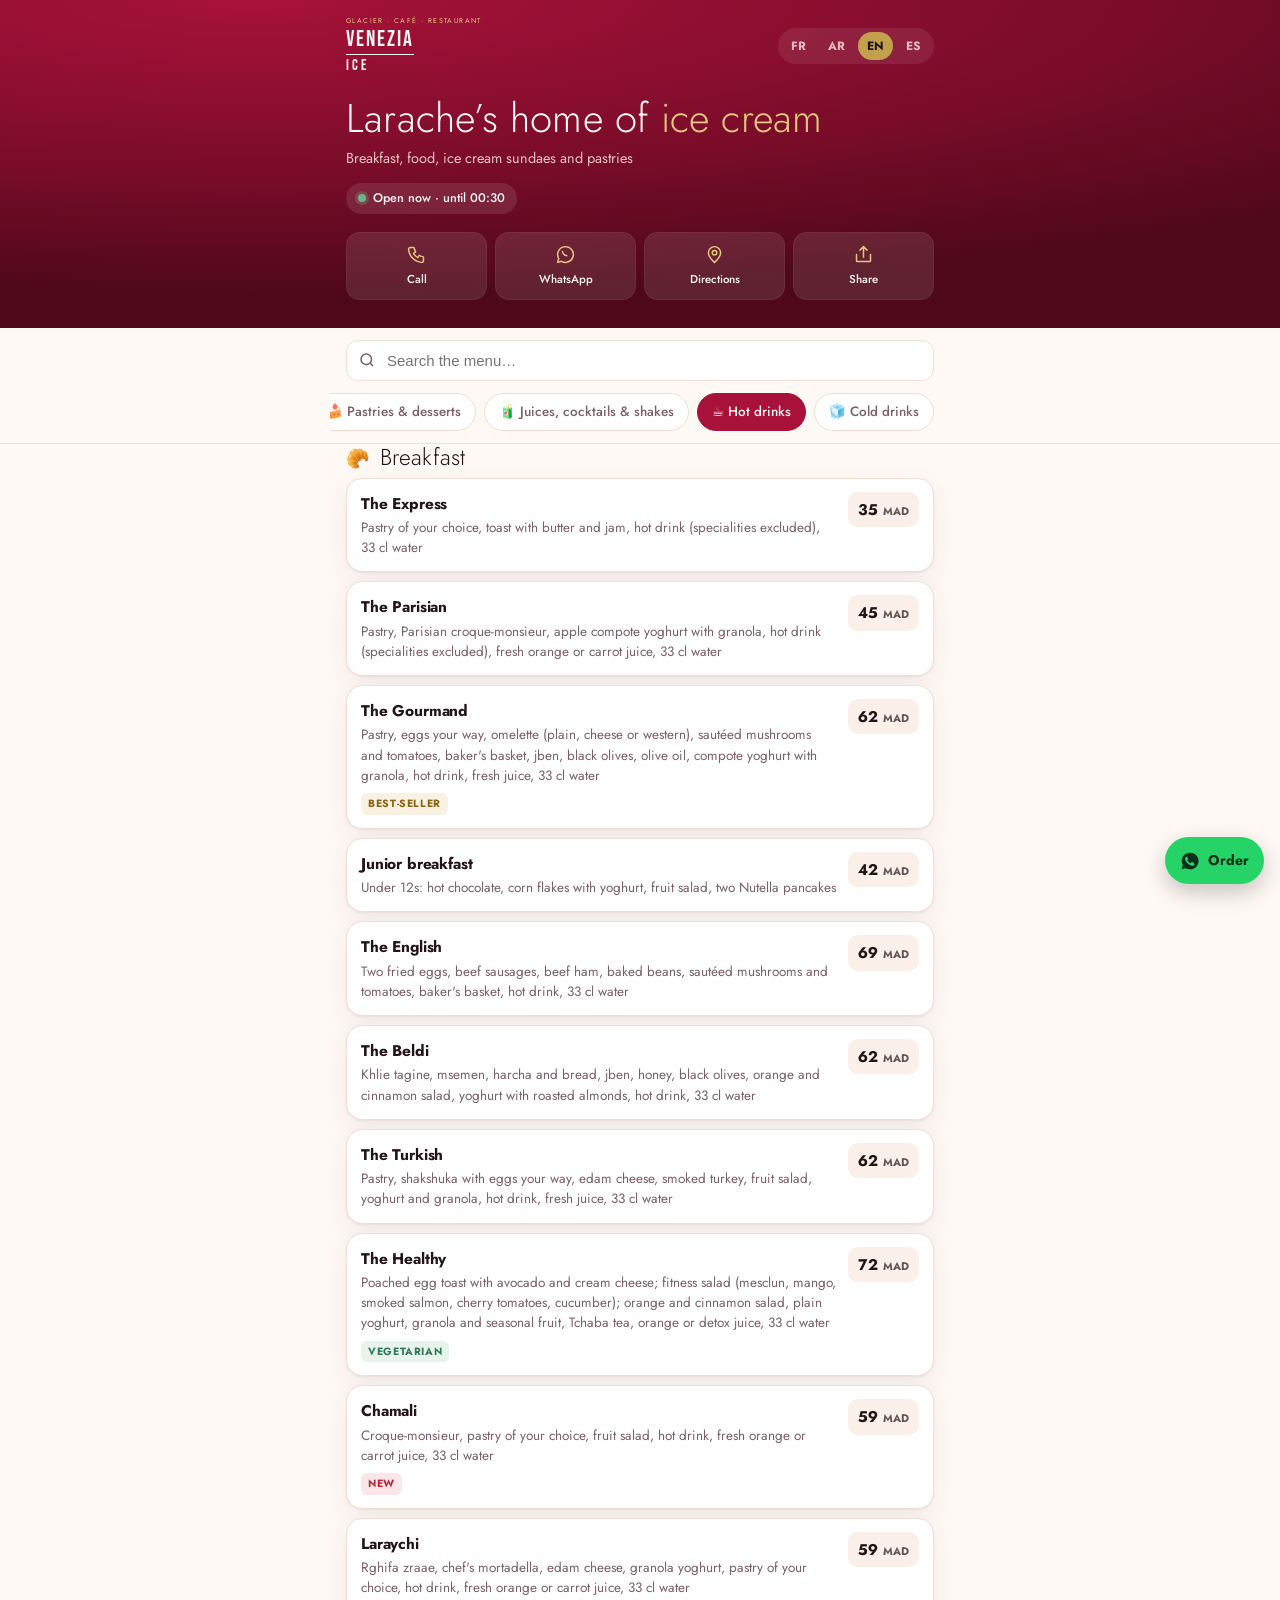
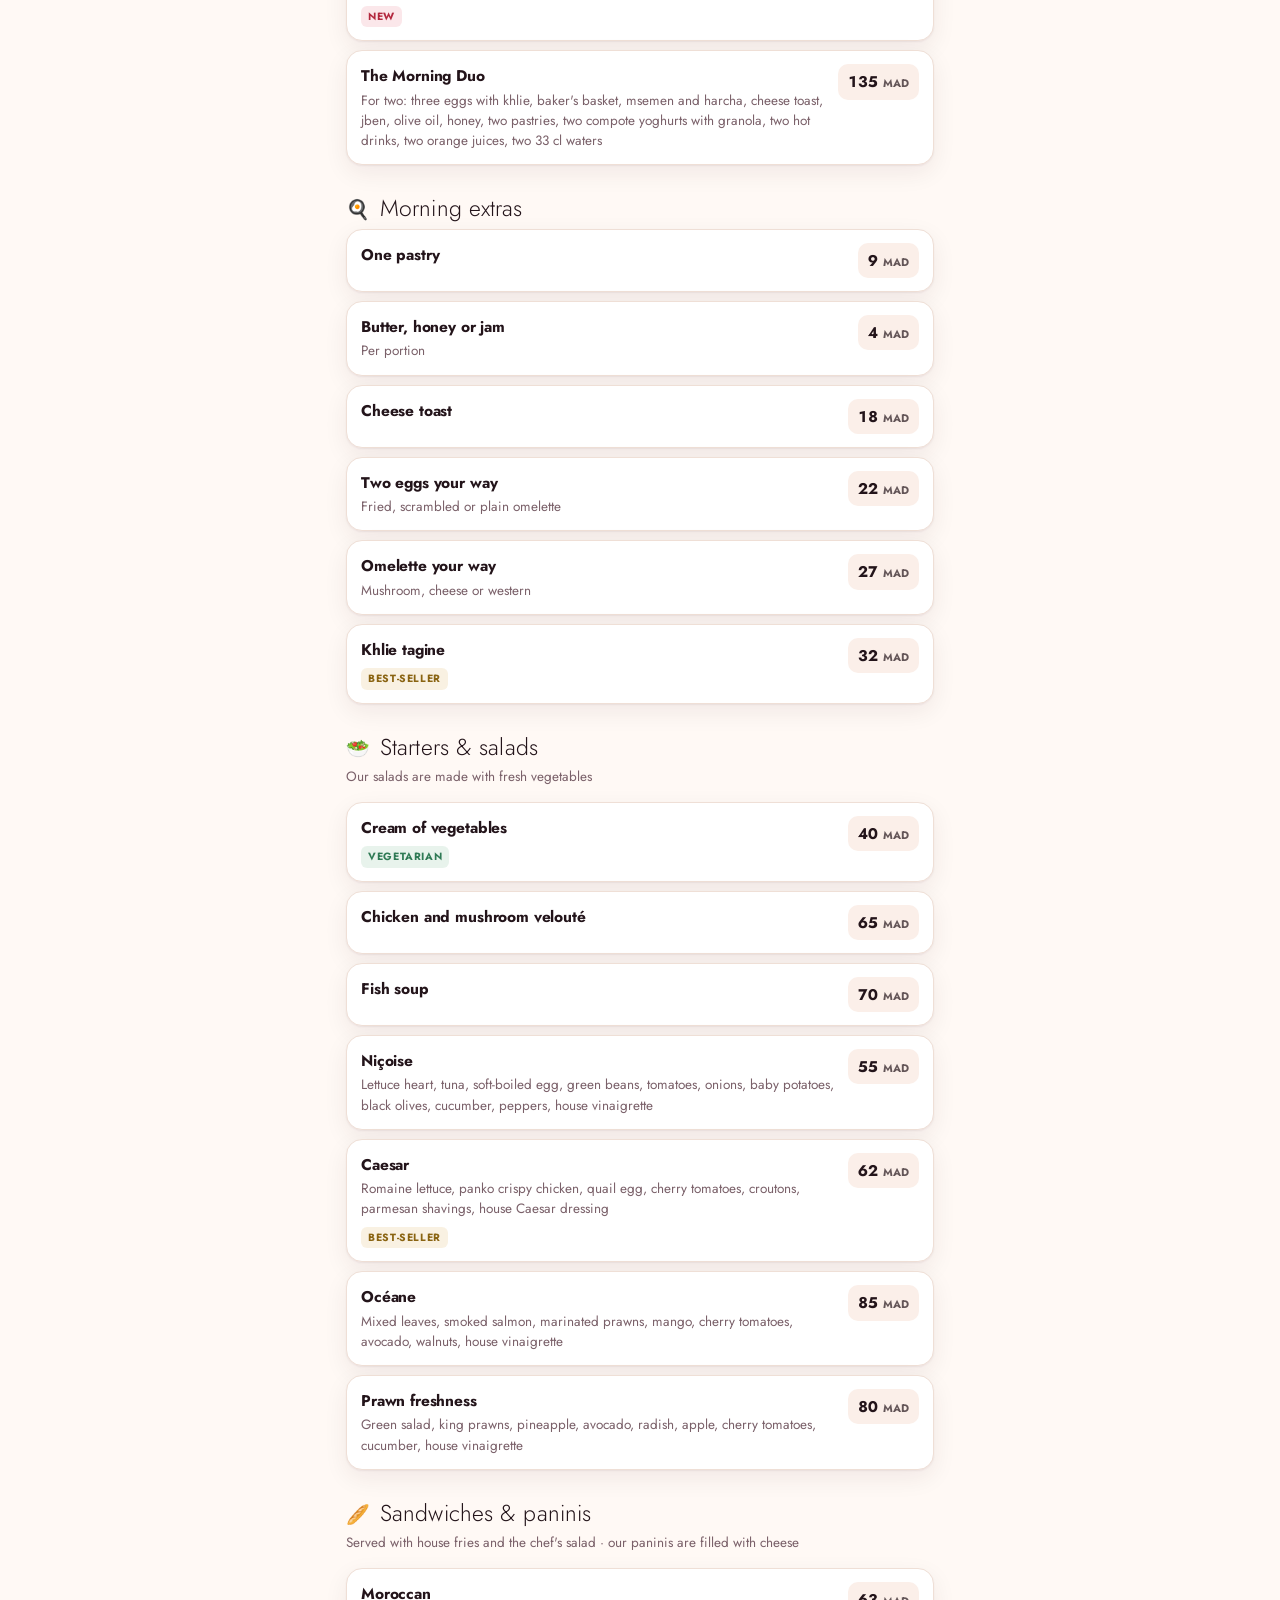
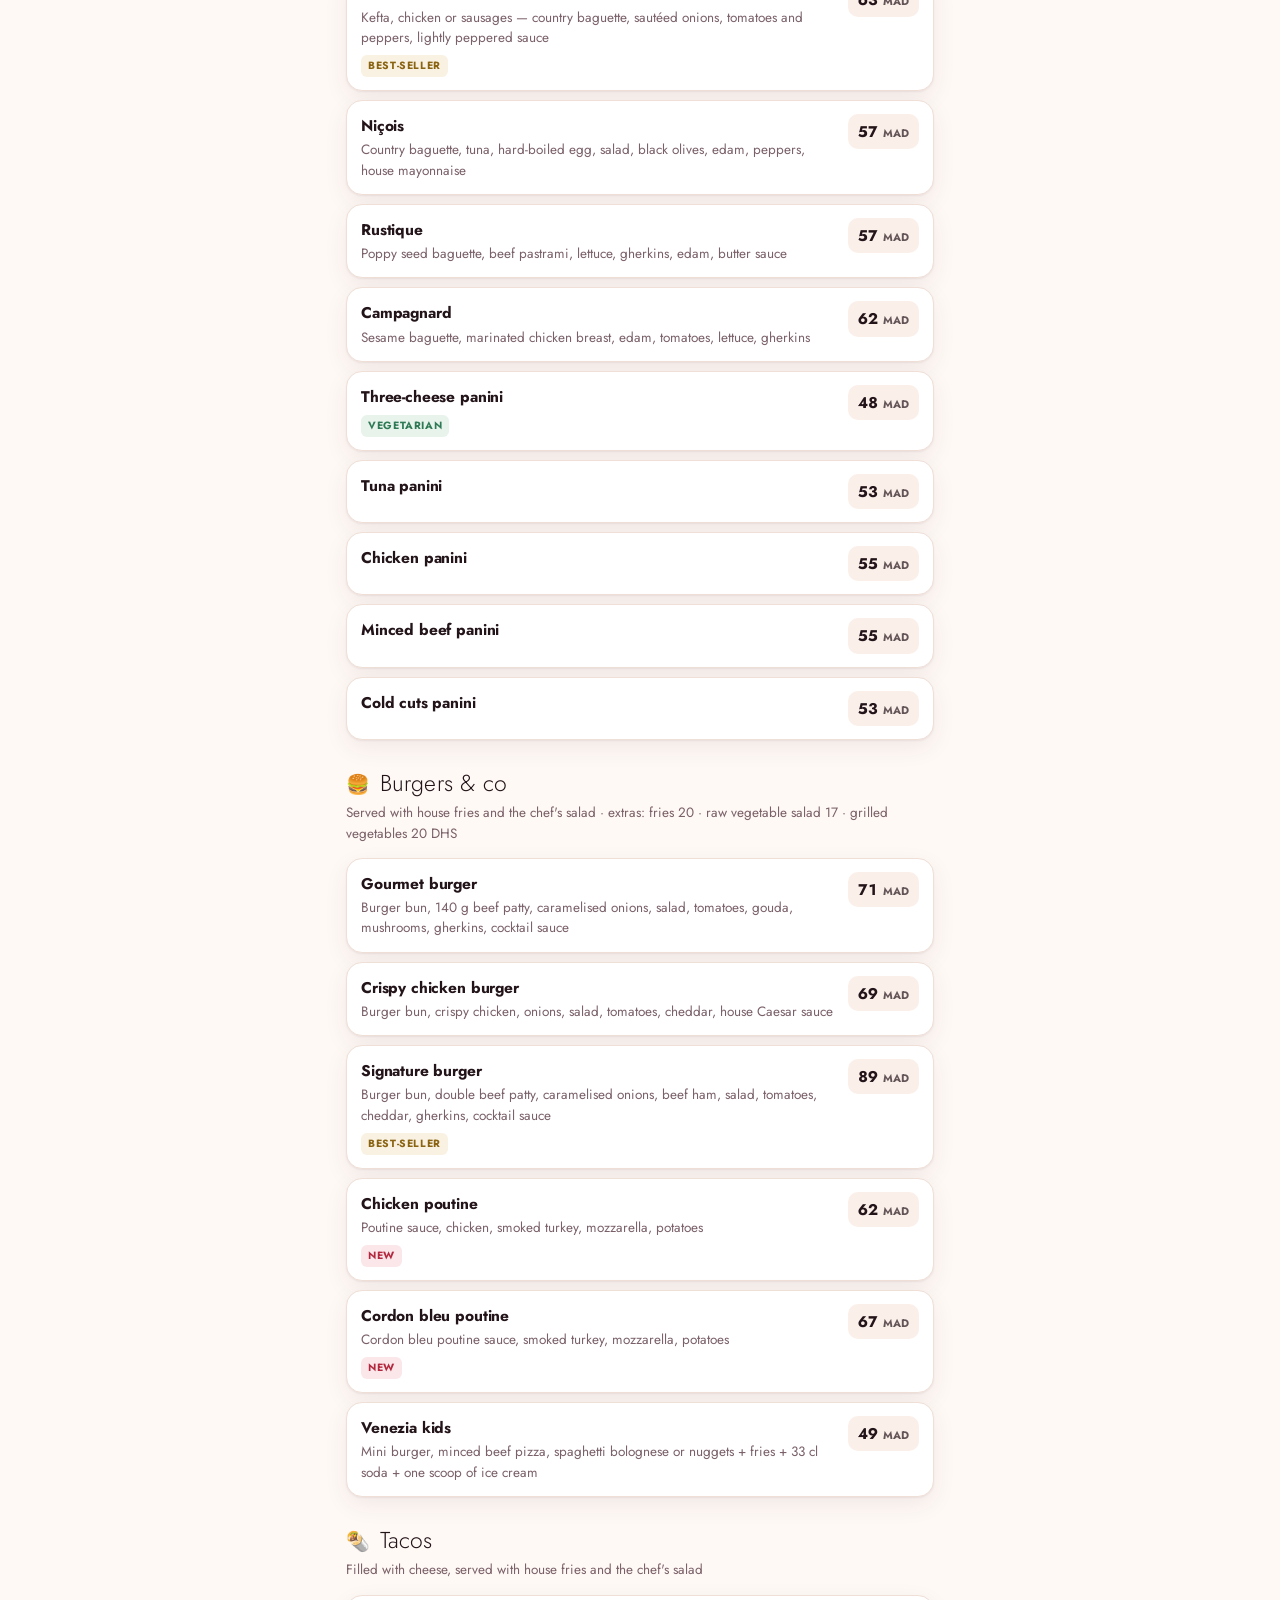
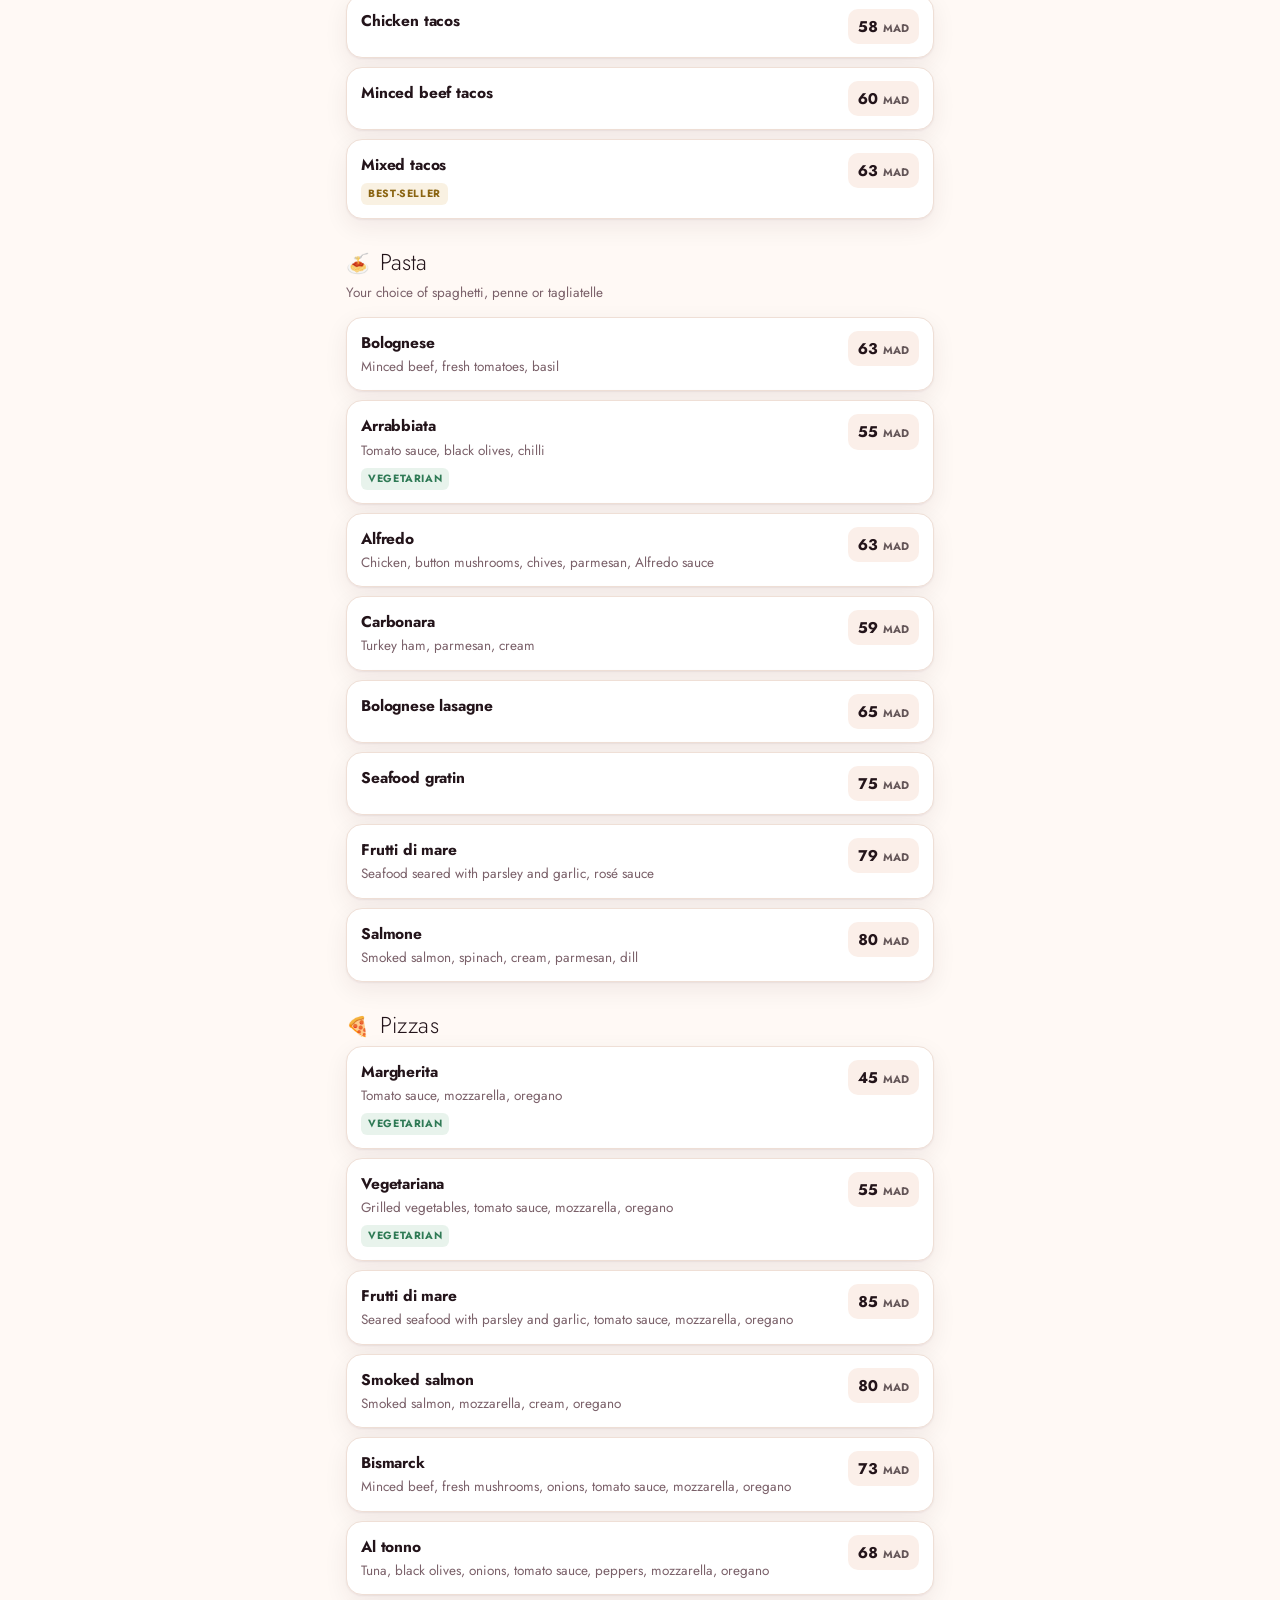
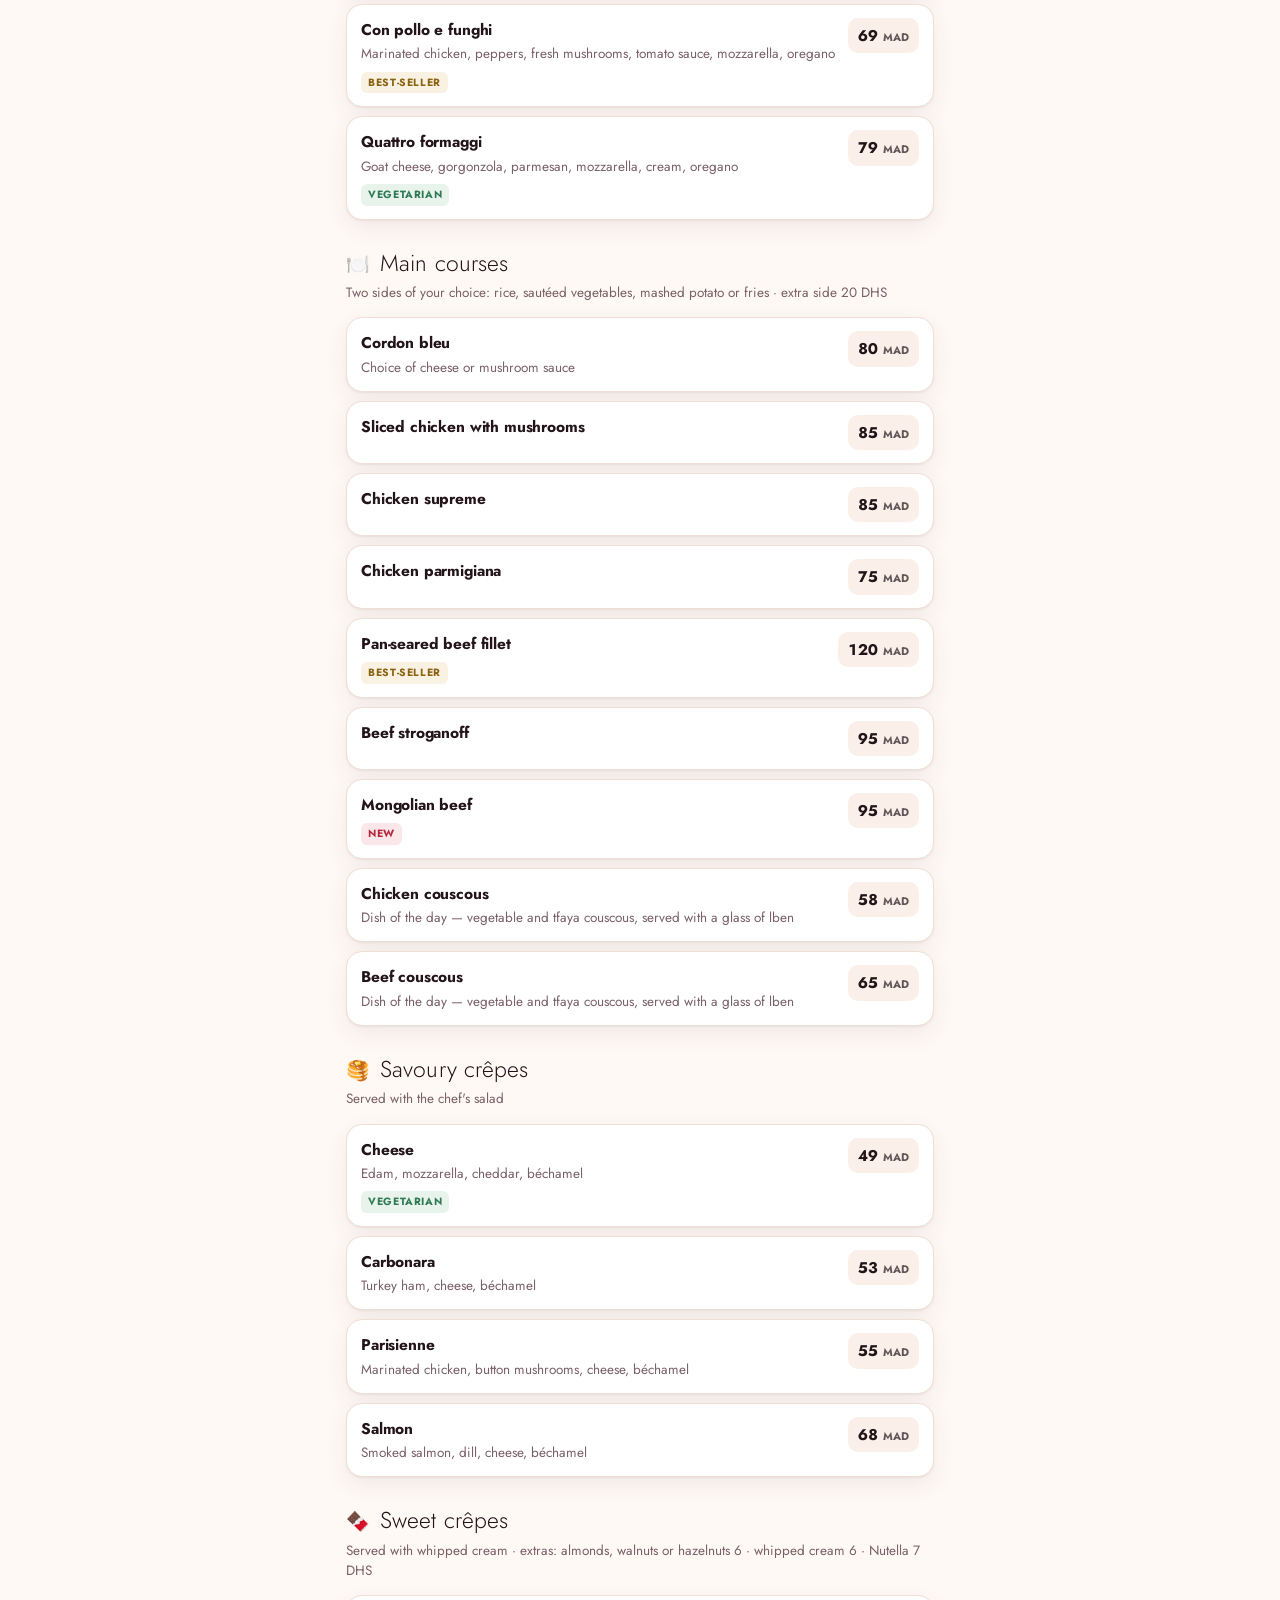
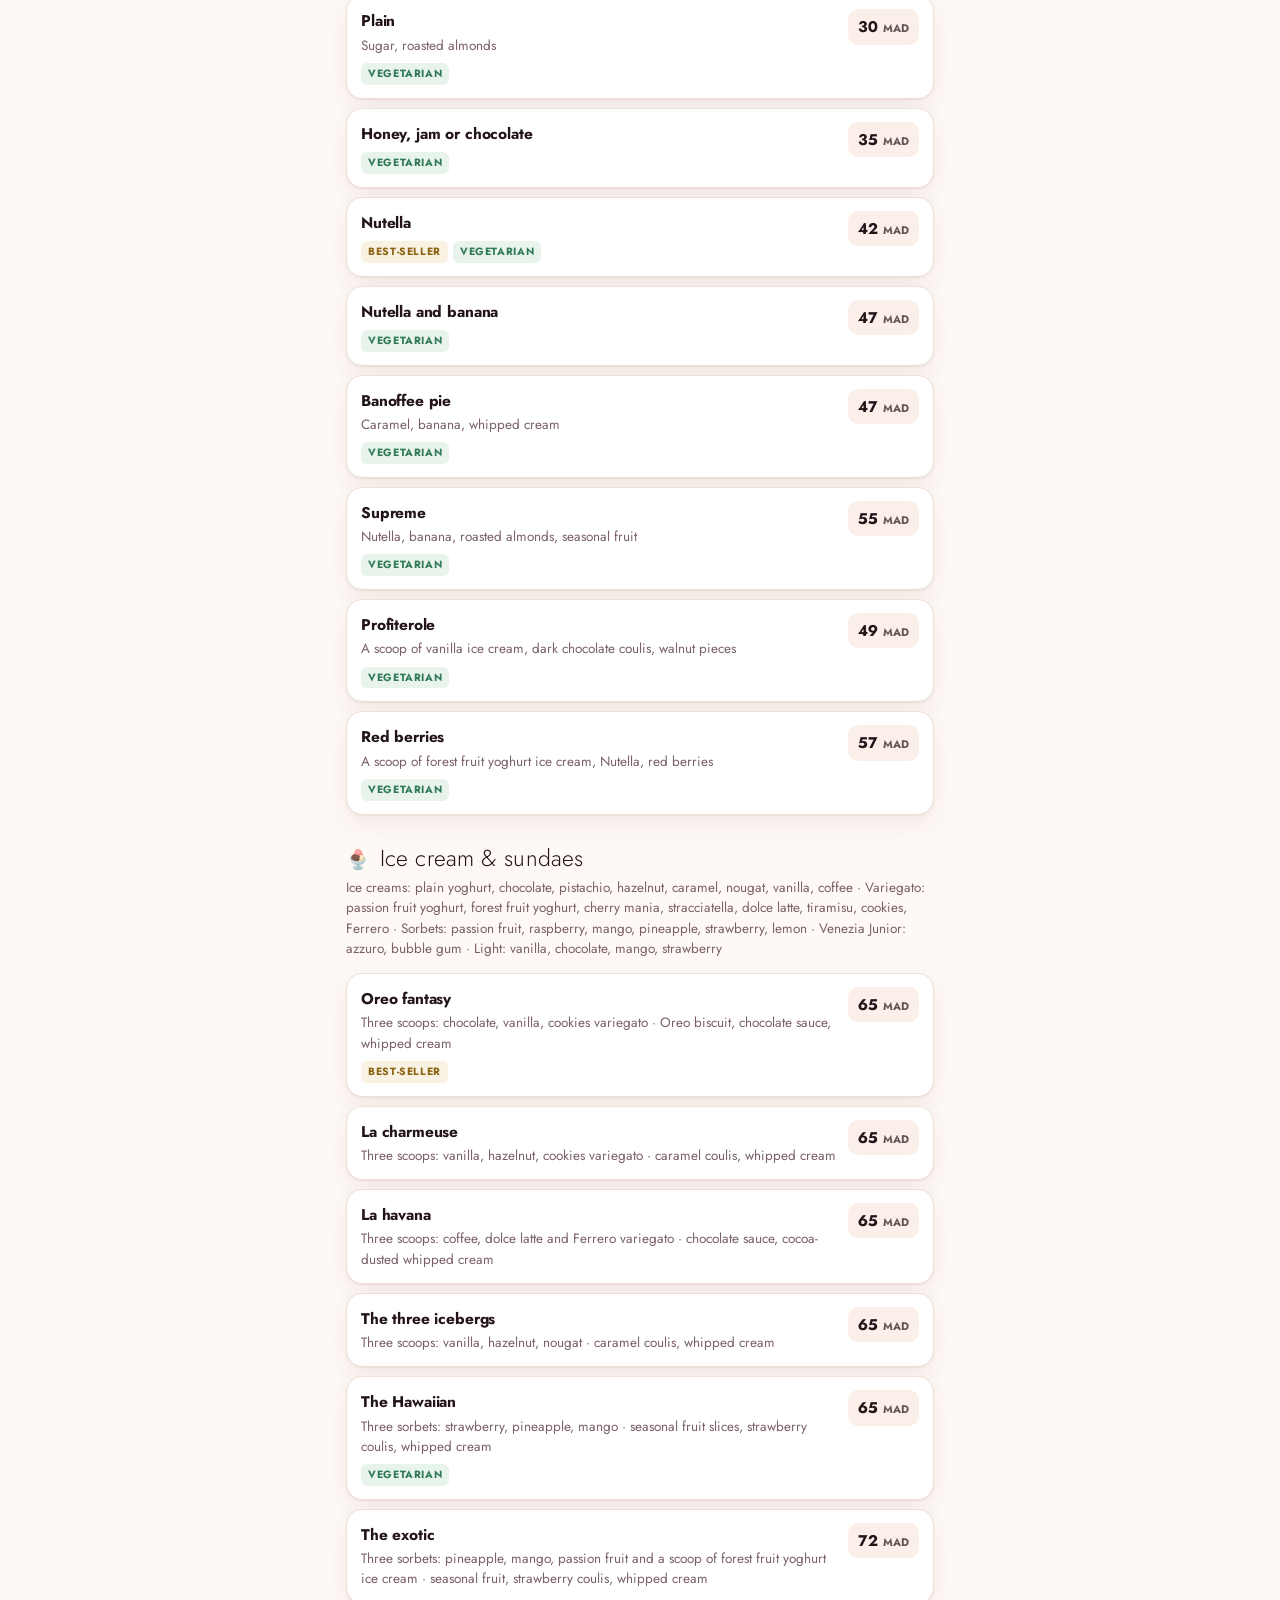
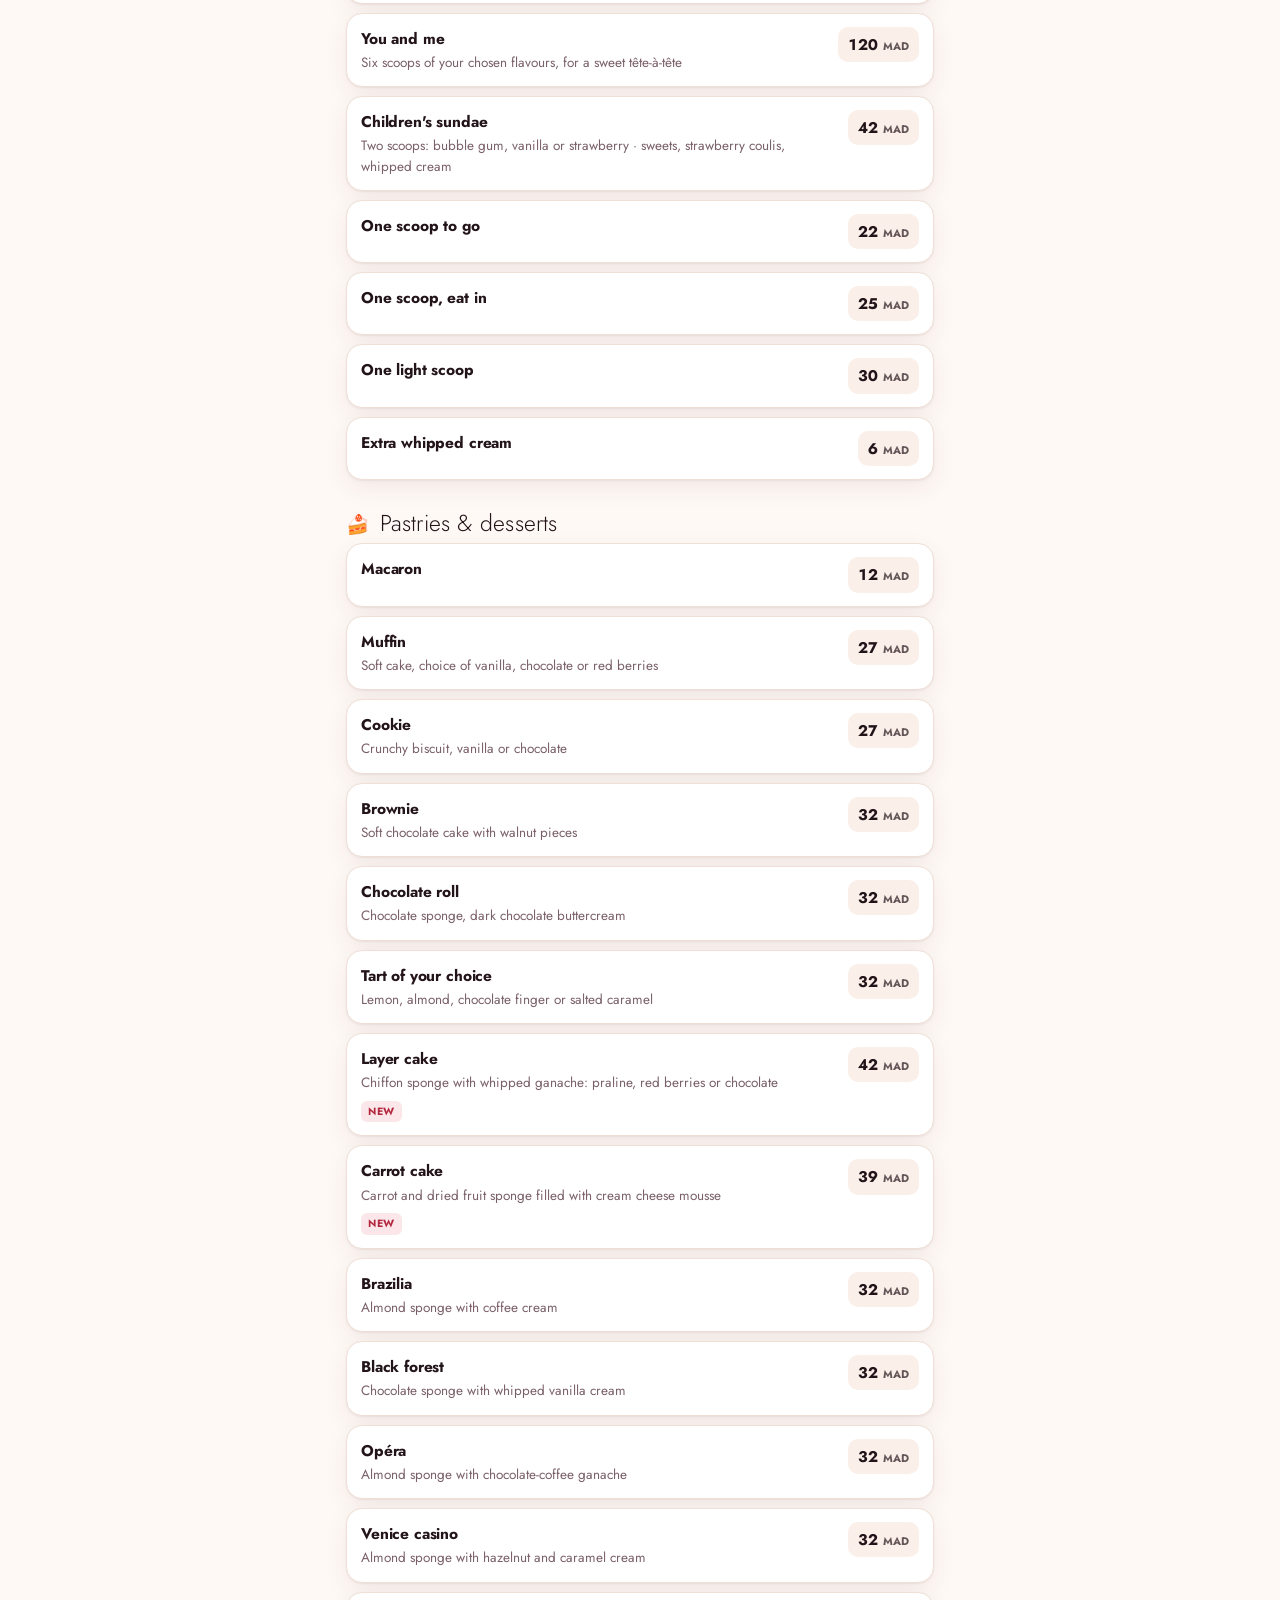
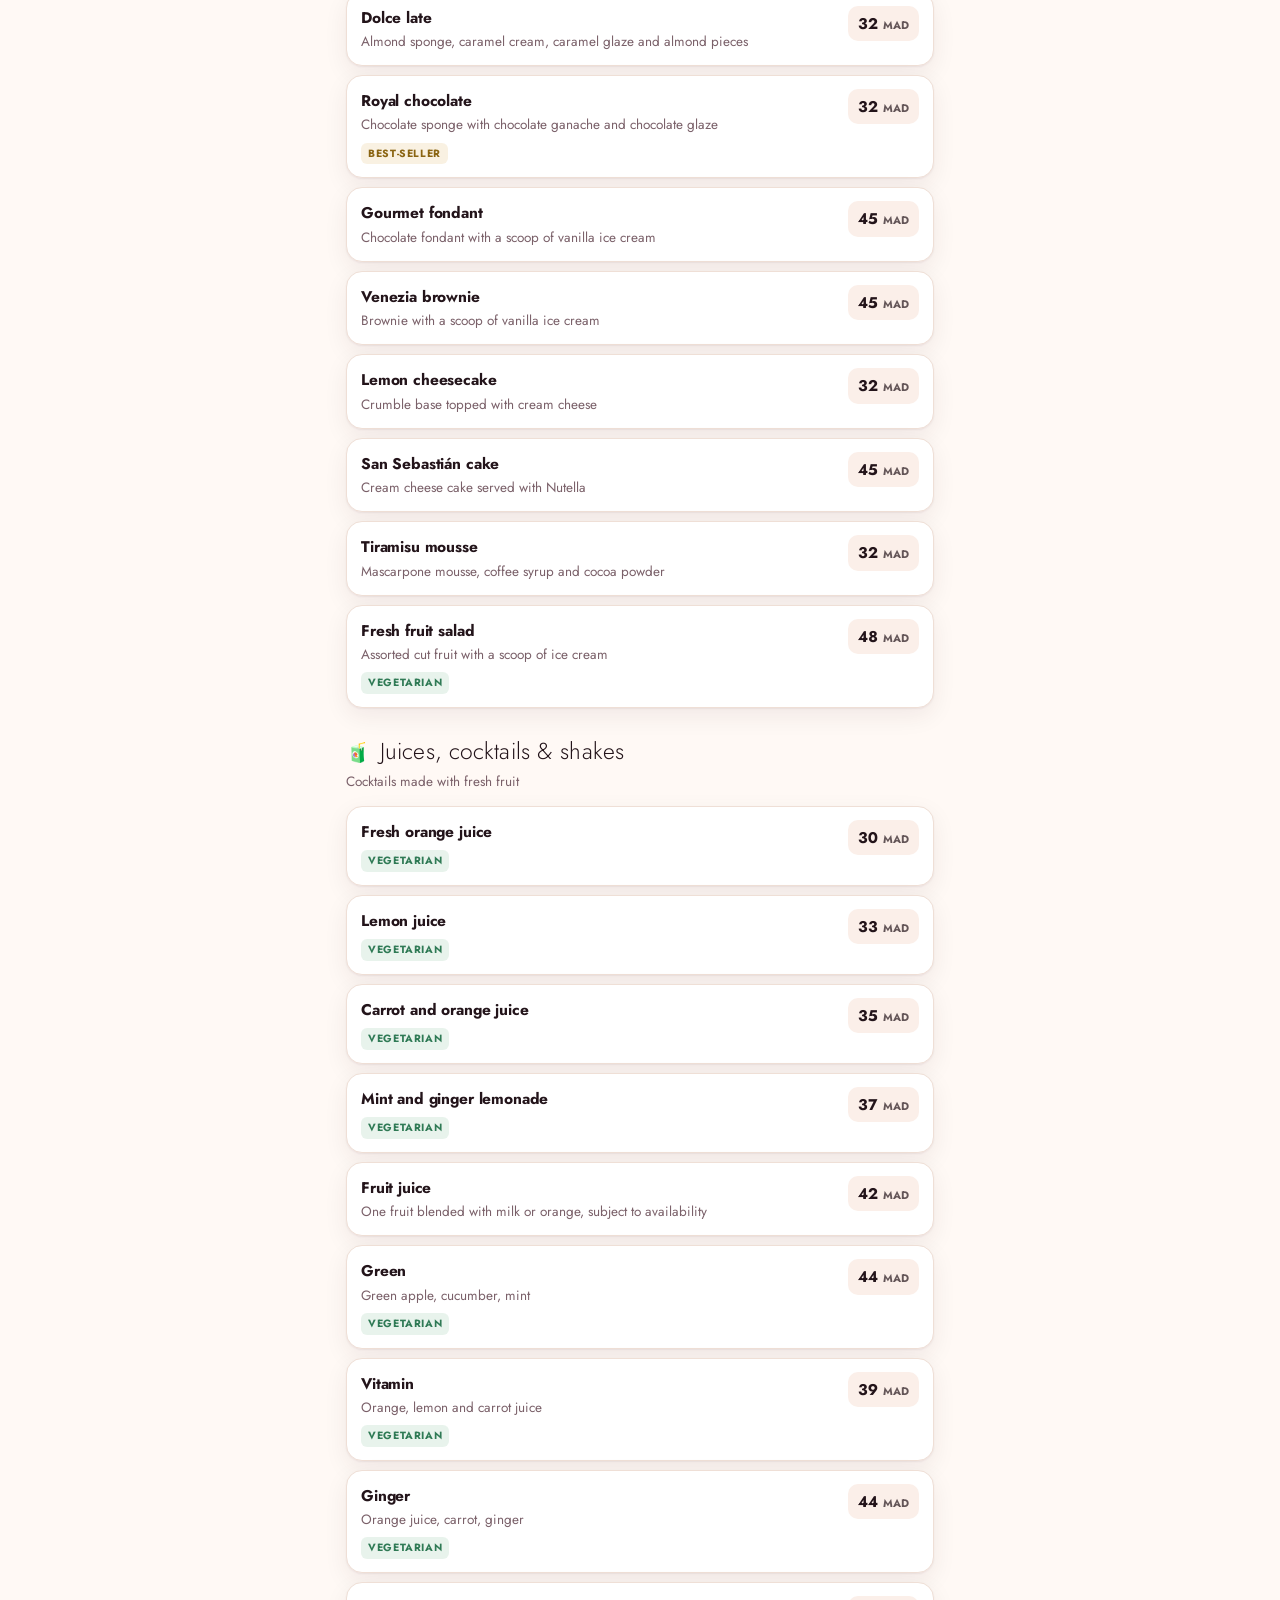
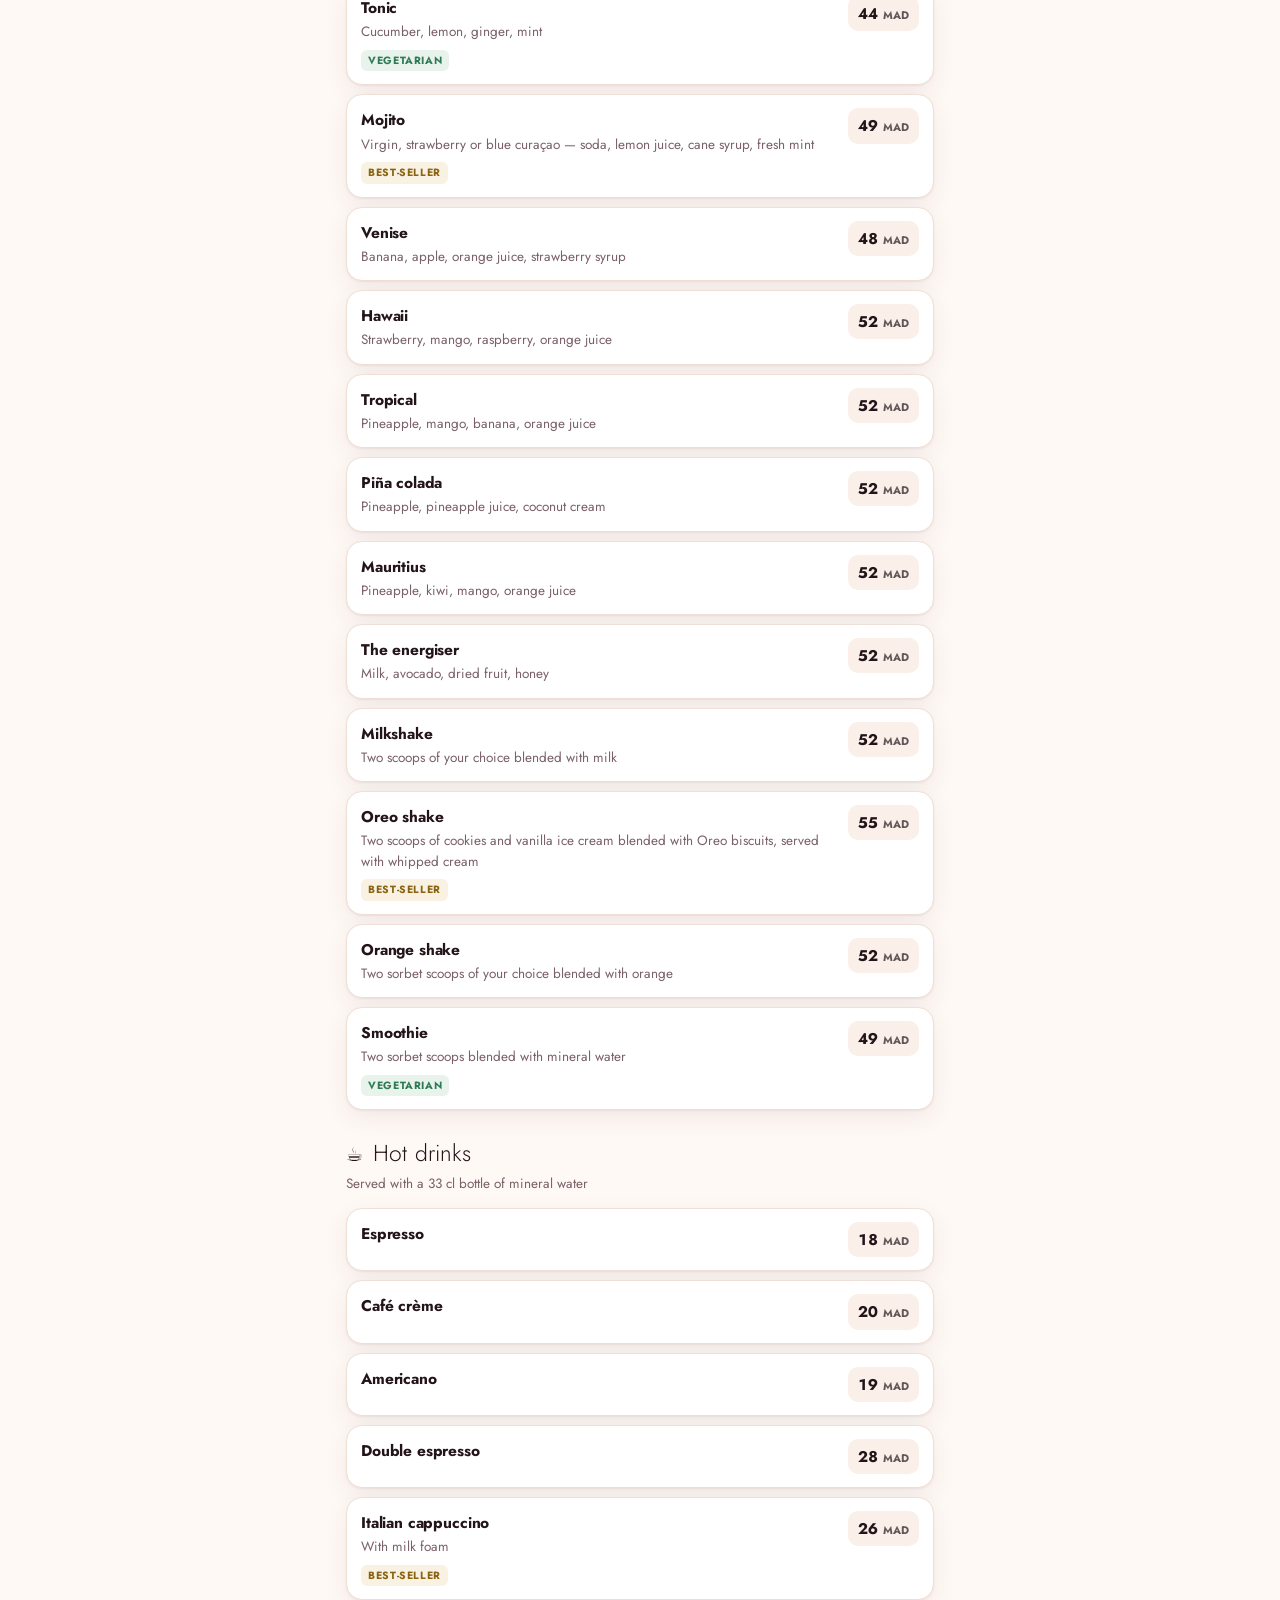
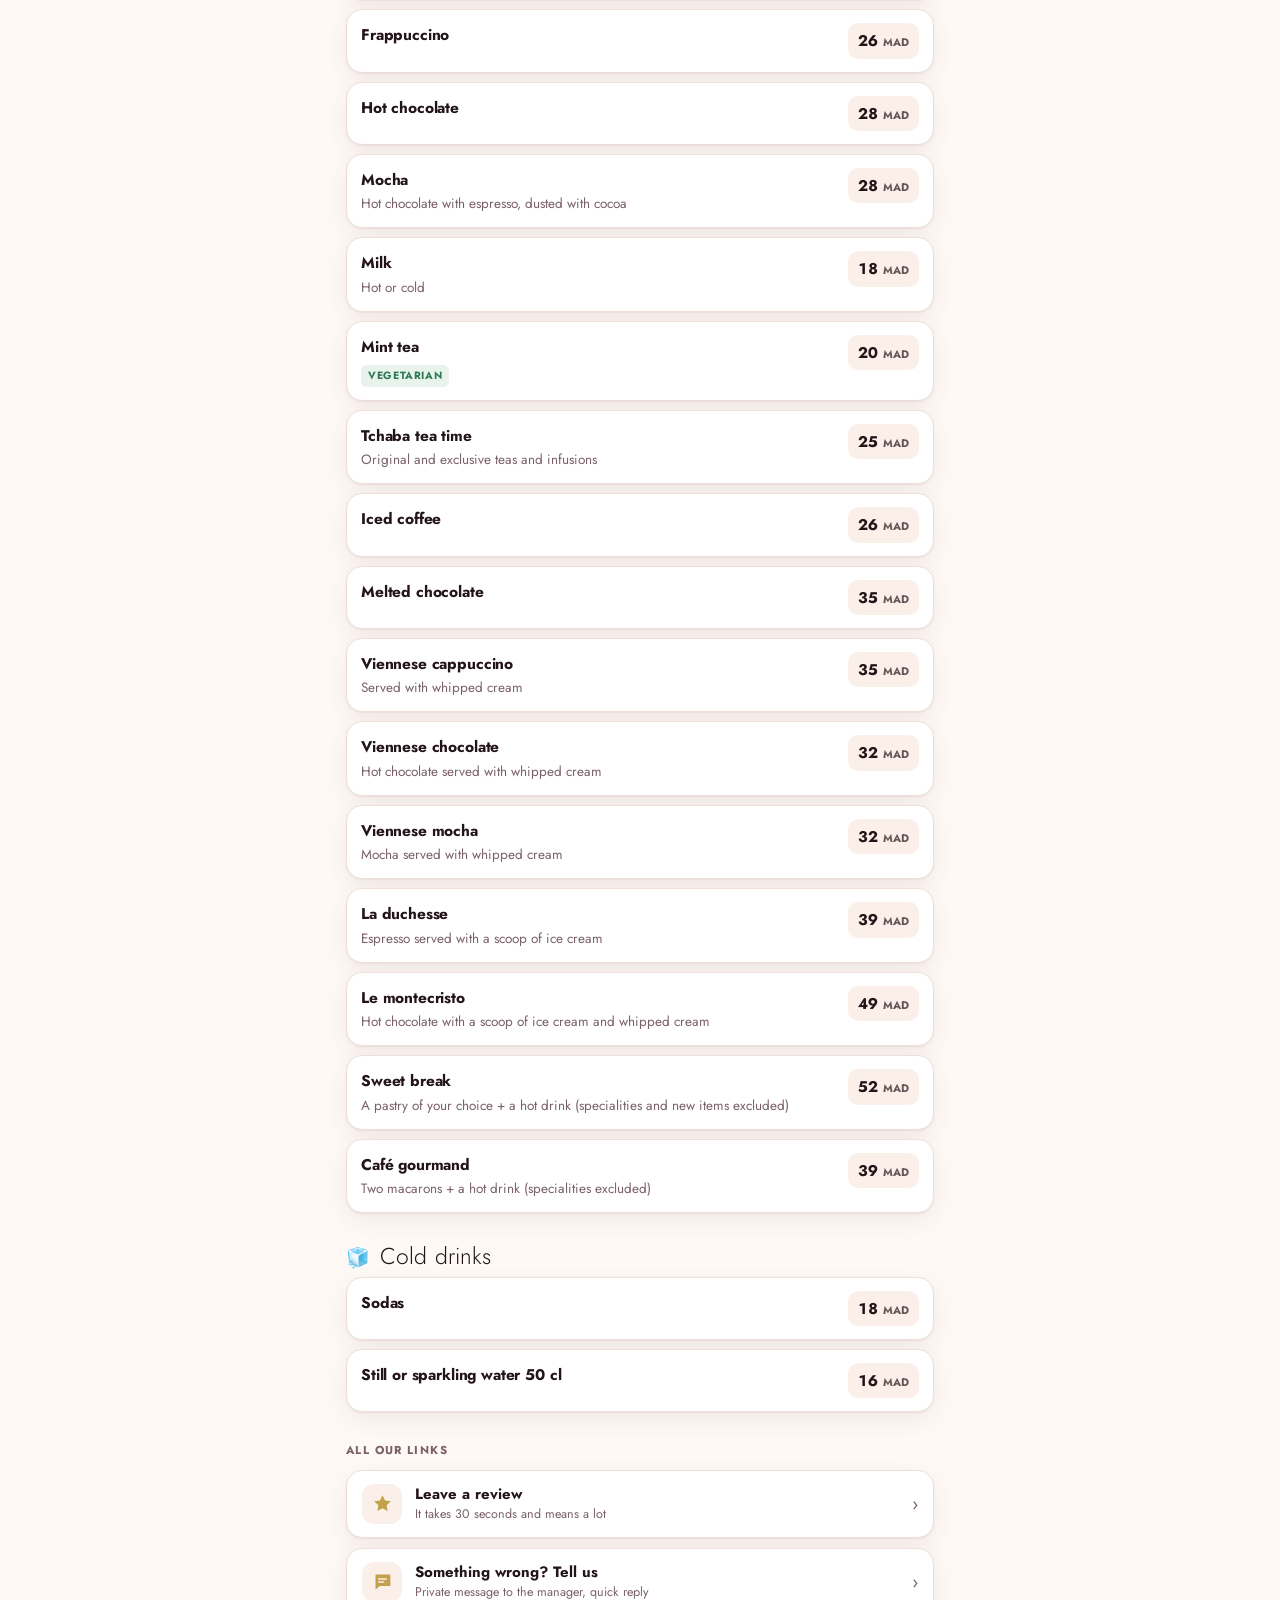
<file: venezia/index.html>
<!DOCTYPE html>
<html lang="fr" dir="ltr">
<head>
<meta charset="UTF-8">
<meta name="viewport" content="width=device-width, initial-scale=1, viewport-fit=cover">
<meta name="theme-color" content="#A8123A">
<title>Venezia Ice — Menu digital · Larache</title>
<meta name="description" content="Menu digital de Venezia Ice, Larache — glaces artisanales, crêpes, jus et snacks. Commande WhatsApp, itinéraire et réseaux sociaux.">
<meta property="og:title" content="Venezia Ice — Menu digital">
<meta property="og:description" content="Glaces artisanales, crêpes, jus frais et snacks · Larache">
<meta property="og:type" content="restaurant.menu">
<link rel="manifest" href="manifest.webmanifest">
<link rel="apple-touch-icon" href="assets/icon-192.png">
<link rel="icon" type="image/png" href="assets/icon-192.png">
<link rel="preconnect" href="https://fonts.googleapis.com">
<link rel="preconnect" href="https://fonts.gstatic.com" crossorigin>
<link href="https://fonts.googleapis.com/css2?family=Bebas+Neue&family=Jost:wght@300;400;500;700&family=Parisienne&family=Tajawal:wght@400;500;700&display=swap" rel="stylesheet">
<link rel="stylesheet" href="assets/venezia.css">

<!-- ═══════════════════════════════════════════════════════════════════════
     VENEZIA ICE — MENU DIGITAL
     Ste F Corner · Larache — Holding Benthami (DGA)

     ⚙️  LES PRODUITS ET LES PRIX SE MODIFIENT DANS assets/menu.js.
         Les coordonnées, liens et horaires sont dans assets/venezia.js (CONFIG).
     ═══════════════════════════════════════════════════════════════════════ -->

<style>
/* ─── Recherche et navigation par catégorie (propres au menu) ─── */
.sticky{position:sticky;top:0;z-index:20;background:var(--bg);border-bottom:1px solid var(--bord)}
.search{position:relative;padding:12px 16px 8px;max-width:var(--max);margin:0 auto}
.search input{width:100%;padding:11px 14px 11px 40px;border-radius:12px;border:1px solid var(--bord);
  background:var(--surface);color:var(--texte);font-size:15px}
html[dir="rtl"] .search input{padding:11px 40px 11px 14px}
.search input:focus{outline:2px solid var(--or);outline-offset:1px}
.search svg{position:absolute;left:28px;top:23px;width:18px;height:18px;stroke:var(--texte-2);fill:none;stroke-width:2}
html[dir="rtl"] .search svg{left:auto;right:28px}
.chips{display:flex;gap:8px;overflow-x:auto;padding:4px 16px 12px;max-width:var(--max);margin:0 auto;scrollbar-width:none}
.chips::-webkit-scrollbar{display:none}
.chip{flex:0 0 auto;padding:8px 14px;border-radius:999px;border:1px solid var(--bord);
  background:var(--surface);color:var(--texte-2);font-size:13.5px;font-weight:500;white-space:nowrap}
.chip[aria-current="true"]{background:var(--vin);border-color:var(--vin);color:var(--creme)}

/* ─── Sections et cartes produits ─── */
main{padding:18px 0 40px}
.section{margin-bottom:30px;scroll-margin-top:118px}
.section-head{display:flex;align-items:baseline;gap:10px;margin-bottom:4px}
.section-head h2{font-size:23px}
.section-head .ico{font-size:19px}
.section-note{margin:0 0 14px;color:var(--texte-2);font-size:13.5px}
.item{display:flex;gap:12px;align-items:flex-start;padding:13px 14px;margin-bottom:9px;
  background:var(--surface);border:1px solid var(--bord);border-radius:var(--rayon);box-shadow:var(--ombre)}
.item-main{flex:1;min-width:0}
.item-name{font-weight:700;font-size:15.5px;letter-spacing:-.01em}
.item-desc{margin:3px 0 0;color:var(--texte-2);font-size:13.5px}
.item-price{flex:0 0 auto;font-weight:700;font-size:15.5px;color:var(--texte);
  background:var(--surface-2);padding:6px 10px;border-radius:10px;white-space:nowrap;font-variant-numeric:tabular-nums}
.badges{display:flex;flex-wrap:wrap;gap:5px;margin-top:7px}
.badge{font-size:10.5px;font-weight:700;letter-spacing:.06em;text-transform:uppercase;padding:3px 7px;border-radius:6px}
.b-star{background:rgba(216,165,74,.16);color:#8A6412}
.b-new{background:rgba(228,87,107,.14);color:#B3283E}
.b-veg{background:rgba(111,179,138,.16);color:#2F7A55}
@media (prefers-color-scheme:dark){
  :root:not([data-theme="light"]) .b-star{color:var(--or-clair)}
  :root:not([data-theme="light"]) .b-new{color:#FF93A4}
  :root:not([data-theme="light"]) .b-veg{color:#8FD9B0}
}
:root[data-theme="dark"] .b-star{color:var(--or-clair)}
:root[data-theme="dark"] .b-new{color:#FF93A4}
:root[data-theme="dark"] .b-veg{color:#8FD9B0}
.vide{text-align:center;color:var(--texte-2);padding:30px 0;font-size:14.5px}
.fab{padding-inline:15px}
</style>
</head>

<body>

<header class="hero">
  <div class="wrap">
    <div class="topbar">
      <div class="brand">
        <span class="marque petit">
          <span class="sur">Glacier · Café · Restaurant</span>
          <span class="nom">Venezia</span><span class="filet"></span><span class="ice">Ice</span>
        </span>
      </div>
      <nav class="langs" id="langs" aria-label="Langue"></nav>
    </div>

    <h1 class="hero-title" id="heroTitle"></h1>
    <p class="hero-sub" id="heroSub"></p>
    <div class="statut" id="statut"></div>
    <div class="actions" id="actions"></div>
  </div>
</header>

<div class="sticky">
  <div class="search">
    <svg viewBox="0 0 24 24" aria-hidden="true"><circle cx="11" cy="11" r="7"/><path d="m20 20-3.5-3.5"/></svg>
    <input id="q" type="search" autocomplete="off" aria-label="Rechercher">
  </div>
  <nav class="chips" id="chips" aria-label="Catégories"></nav>
</div>

<main class="wrap">
  <div id="menu"></div>

  <div class="titre-section" id="titreLiens"></div>
  <div id="liens"></div>

  <section class="bloc" style="margin-top:6px">
    <h2 id="infosTitre"></h2>
    <div class="info-row"><div class="k" id="kAdresse"></div><div class="v" id="vAdresse"></div></div>
    <div class="info-row"><div class="k" id="kTel"></div><div class="v"><a id="vTel" href="#"></a></div></div>
    <div class="info-row"><div class="k" id="kHoraires"></div><div class="v"><ul class="horaires" id="vHoraires"></ul></div></div>
  </section>
</main>

<footer>
  <div class="f-brand">Venezia Ice · Ste F Corner</div>
  <div id="fPrix"></div>
  <div class="maj" id="fMaj"></div>
</footer>

<a class="fab" id="fab" href="#" rel="noopener">
  <svg viewBox="0 0 24 24" aria-hidden="true"><path d="M12 2a10 10 0 0 0-8.6 15L2 22l5.2-1.4A10 10 0 1 0 12 2m5.8 14.3c-.2.7-1.3 1.3-1.9 1.4-.5.1-1.1.1-1.8-.1-.4-.1-1-.3-1.7-.6-3-1.3-4.9-4.3-5.1-4.5-.1-.2-1.2-1.5-1.2-2.9s.7-2 1-2.3c.2-.3.5-.3.7-.3h.5c.2 0 .4 0 .6.5l.8 2c.1.2.1.3 0 .5l-.3.5-.3.3c-.1.1-.3.3-.1.6.1.3.6 1.1 1.4 1.8 1 .9 1.8 1.1 2 1.2.3.1.4.1.6-.1l.8-1c.2-.2.4-.2.6-.1l2 1c.2.1.4.2.4.3.1.1.1.6-.1 1.3"/></svg>
  <span id="fabTxt"></span>
</a>

<script src="assets/venezia.js"></script>
<script src="assets/menu.js"></script>
<script>
/* ═══════════════════════════════════════════════════════════════════════════
   AFFICHAGE DU MENU — la carte (produits et prix) est dans assets/menu.js,
   les coordonnées et les liens dans assets/venezia.js. Rien à modifier ici.
   ═══════════════════════════════════════════════════════════════════════════ */
(function(){
  'use strict';
  const $ = V.$, esc = V.esc;
  let observateur = null;

  function chrome(){
    const T = V.t();
    V.langs($('langs'));
    V.statut($('statut'));
    V.actions($('actions'));
    V.horaires($('vHoraires'));

    $('heroTitle').innerHTML   = T.hero;
    $('heroSub').textContent   = T.tagline;
    $('q').placeholder         = T.recherche;
    $('titreLiens').textContent= T.tousLiens;
    $('infosTitre').textContent= T.infos;
    $('kAdresse').textContent  = T.adresse;
    $('vAdresse').textContent  = CONFIG.adresse;
    $('kTel').textContent      = T.tel;
    $('vTel').textContent      = CONFIG.telephone;
    $('vTel').href             = 'tel:' + CONFIG.telephone.replace(/\s/g,'');
    $('kHoraires').textContent = T.horaires;
    $('fPrix').textContent     = T.prix;
    $('fMaj').textContent      = T.maj + ' ' +
      new Date(CONFIG.majLe).toLocaleDateString(V.lang === 'ar' ? 'ar-MA' : V.lang + '-MA');
    $('fabTxt').textContent    = T.commander;
    $('fab').href              = V.waLink();

    // Liens de bas de page : avis, réclamation, réseaux — en pleine largeur,
    // parce qu'un client qui a fini de lire le menu est le plus disposé à agir.
    const liens = [
      {href:CONFIG.avisGoogle, icone:'etoile',  titre:T.avisTitre,  sous:T.avisSous,  cible:true},
      {href:'avis.html',       icone:'message', titre:T.souciTitre, sous:T.souciSous}
    ];
    CONFIG.reseaux.forEach(r => liens.push({href:r.url, icone:r.id, titre:r.nom, sous:r.handle, cible:true}));
    liens.push({href:'liens.html', icone:'lien', titre:T.liensTitre, sous:T.tousLiens});
    $('liens').innerHTML = liens.map(V.boutonLien).join('');
  }

  function renderMenu(filtre){
    const T = V.t(), f = (filtre || '').trim().toLowerCase();
    const norm = s => s.normalize('NFD').replace(/[̀-ͯ]/g,'').toLowerCase();
    let html = '', total = 0;

    MENU.forEach(cat => {
      const items = cat.items.filter(it => {
        if (it.off) return false;
        if (!f) return true;
        // la recherche fonctionne dans les 4 langues, quelle que soit celle affichée
        const hay = norm(Object.values(it.n).concat(Object.values(it.d || {}),
                                                    Object.values(cat.nom)).join(' '));
        return hay.includes(norm(f));
      });
      if (!items.length) return;
      total += items.length;
      html += `<section class="section" id="sec-${cat.id}">
        <div class="section-head"><span class="ico">${cat.ico}</span><h2>${esc(V.tr(cat.nom))}</h2></div>
        ${cat.note ? `<p class="section-note">${esc(V.tr(cat.note))}</p>` : ''}
        ${items.map(it => `
          <article class="item">
            <div class="item-main">
              <div class="item-name">${esc(V.tr(it.n))}</div>
              ${it.d ? `<p class="item-desc">${esc(V.tr(it.d))}</p>` : ''}
              ${it.t ? `<div class="badges">${it.t.map(b =>
                  `<span class="badge b-${b}">${esc(T[b] || b)}</span>`).join('')}</div>` : ''}
            </div>
            <div class="item-price">${it.p} <span style="font-size:11px;opacity:.7">${esc(CONFIG.devise)}</span></div>
          </article>`).join('')}
      </section>`;
    });

    $('menu').innerHTML = total ? html : `<p class="vide">${esc(T.aucun)}</p>`;
    observerSections();
  }

  function chips(){
    $('chips').innerHTML = MENU.map((c,i) =>
      `<button type="button" class="chip" data-c="${c.id}" aria-current="${i===0}">${c.ico} ${esc(V.tr(c.nom))}</button>`).join('');
    $('chips').querySelectorAll('.chip').forEach(b =>
      b.addEventListener('click', () => {
        const el = document.getElementById('sec-' + b.dataset.c);
        if (el) el.scrollIntoView({block:'start'});
      }));
  }

  // Met en évidence la catégorie visible à l'écran
  function observerSections(){
    if (observateur) observateur.disconnect();
    if (!('IntersectionObserver' in window)) return;
    observateur = new IntersectionObserver(entrees => {
      entrees.forEach(en => {
        if (!en.isIntersecting) return;
        const id = en.target.id.replace('sec-','');
        $('chips').querySelectorAll('.chip').forEach(c => {
          const actif = c.dataset.c === id;
          c.setAttribute('aria-current', actif);
          if (actif) c.scrollIntoView({block:'nearest', inline:'center'});
        });
      });
    }, {rootMargin:'-120px 0px -70% 0px'});
    document.querySelectorAll('.section').forEach(s => observateur.observe(s));
  }

  let tmr = null;
  $('q').addEventListener('input', e => {
    clearTimeout(tmr);
    tmr = setTimeout(() => renderMenu(e.target.value), 120);
  });

  V.surChangement(() => { chrome(); chips(); renderMenu($('q').value); });
  V.appliquer();
  V.retourHaut();
  setInterval(() => V.statut($('statut')), 60000);

  if ('serviceWorker' in navigator)
    window.addEventListener('load', () => navigator.serviceWorker.register('sw.js').catch(()=>{}));
})();
</script>
</body>
</html>
</file>
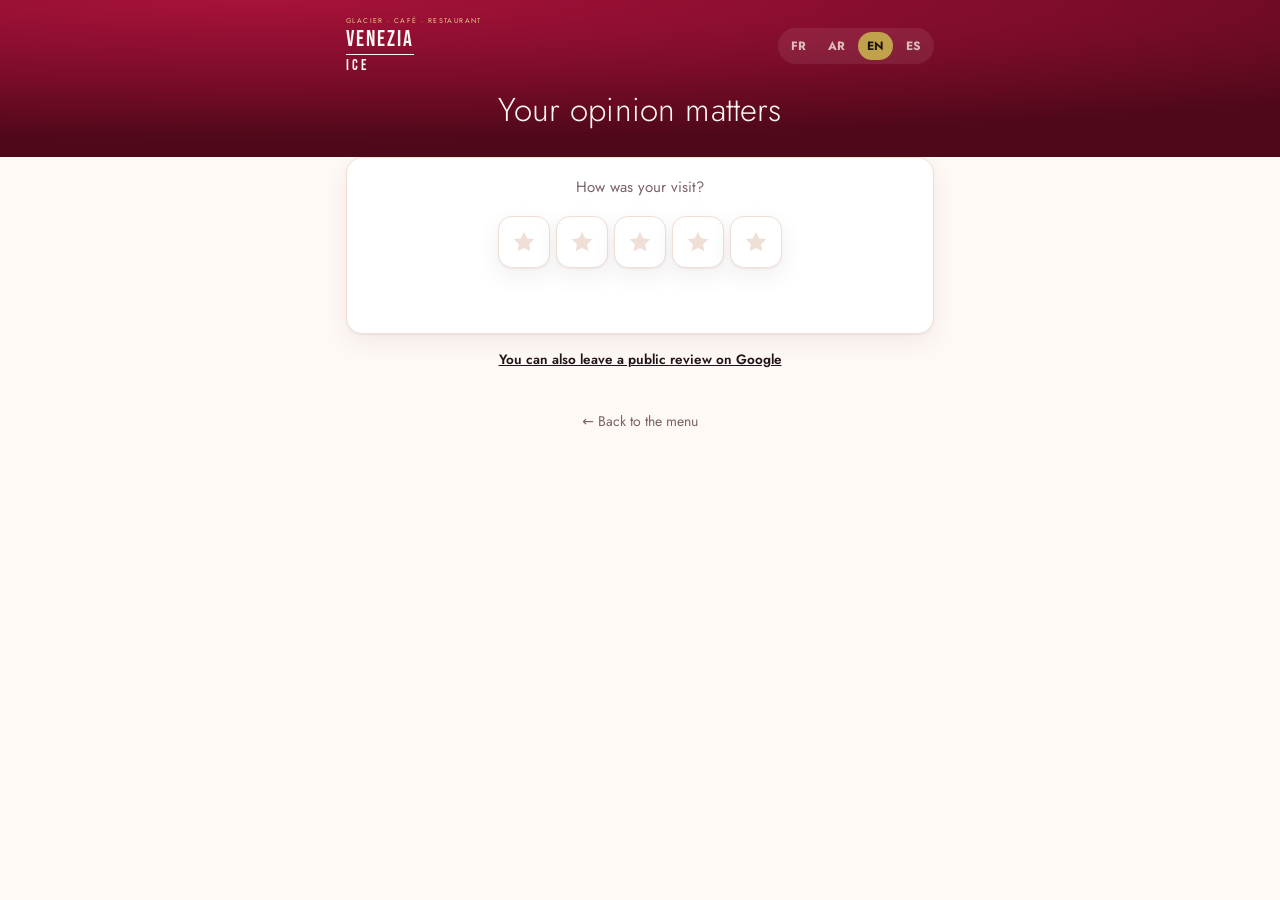
<file: venezia/avis.html>
<!DOCTYPE html>
<html lang="fr" dir="ltr">
<head>
<meta charset="UTF-8">
<meta name="viewport" content="width=device-width, initial-scale=1, viewport-fit=cover">
<meta name="theme-color" content="#A8123A">
<title>Venezia Ice — Votre avis</title>
<meta name="description" content="Donnez votre avis sur votre passage chez Venezia Ice, Larache : avis public sur Google ou message privé au responsable.">
<link rel="apple-touch-icon" href="assets/icon-192.png">
<link rel="icon" type="image/png" href="assets/icon-192.png">
<link rel="preconnect" href="https://fonts.googleapis.com">
<link rel="preconnect" href="https://fonts.gstatic.com" crossorigin>
<link href="https://fonts.googleapis.com/css2?family=Bebas+Neue&family=Jost:wght@300;400;500;700&family=Parisienne&family=Tajawal:wght@400;500;700&display=swap" rel="stylesheet">
<link rel="stylesheet" href="assets/venezia.css">
<style>
  main{padding:22px 0 46px}
  .notes{display:flex;justify-content:center;gap:6px;margin:18px 0 8px}
  .note{
    width:52px;height:52px;border-radius:14px;display:grid;place-items:center;
    background:var(--surface);border:1px solid var(--bord);box-shadow:var(--ombre);
    transition:transform .12s,border-color .15s,background .15s;
  }
  .note svg{width:26px;height:26px;fill:var(--bord);transition:fill .15s}
  .note:active{transform:scale(.94)}
  .note[aria-pressed="true"] svg,.note.allumee svg{fill:var(--or)}
  .note[aria-pressed="true"]{border-color:var(--or);background:rgba(216,165,74,.08)}
  .note-label{text-align:center;font-size:13.5px;color:var(--texte-2);min-height:20px;font-weight:500}
  .suite{margin-top:22px}
  .suite h2{font-size:21px;margin-bottom:6px;text-wrap:balance}
  .suite p.intro{margin:0 0 16px;color:var(--texte-2);font-size:14px}
  label.champ{display:block;font-size:12.5px;color:var(--texte-2);margin:12px 0 5px;font-weight:500}
  textarea,input[type=text]{
    width:100%;padding:11px 13px;border:1px solid var(--bord);border-radius:11px;
    background:var(--bg);color:var(--texte);font:inherit;font-size:15px;
  }
  textarea{min-height:110px;resize:vertical}
  textarea:focus,input:focus{outline:2px solid var(--or);outline-offset:1px}
  .duo{display:grid;grid-template-columns:1fr 1fr;gap:10px}
  @media (max-width:420px){.duo{grid-template-columns:1fr}}
  .alerte{color:var(--fraise);font-size:13px;margin:10px 0 0;font-weight:500}
  .secondaire{margin-top:16px;text-align:center;font-size:13.5px;color:var(--texte-2)}
  .secondaire a{color:var(--texte);font-weight:600}
  .retour{display:inline-block;margin-top:24px;font-size:14px;color:var(--texte-2);text-decoration:none}
</style>
</head>
<body>

<header class="hero centre" style="padding-bottom:22px">
  <div class="wrap">
    <div class="topbar">
      <div class="brand">
        <span class="marque petit">
          <span class="sur">Glacier · Café · Restaurant</span>
          <span class="nom">Venezia</span><span class="filet"></span><span class="ice">Ice</span>
        </span>
      </div>
      <nav class="langs" id="langs" aria-label="Langue"></nav>
    </div>
    <h1 class="hero-title" id="h1" style="font-size:clamp(25px,7vw,33px);margin-top:18px"></h1>
  </div>
</header>

<main class="wrap">
  <section class="bloc">
    <p class="intro" id="intro" style="margin:0;text-align:center;font-size:15px;color:var(--texte-2)"></p>
    <div class="notes" id="notes" role="group" aria-label="Note"></div>
    <p class="note-label" id="noteLabel"></p>
  </section>

  <!-- Client satisfait : proposition d'avis public -->
  <section class="bloc suite" id="blocHaut" hidden>
    <h2 id="hautTitre"></h2>
    <p class="intro" id="hautSous"></p>
    <a class="btn btn-or" id="btnGoogle" href="#" target="_blank" rel="noopener">
      <svg viewBox="0 0 24 24" aria-hidden="true"><path d="M12 2.6l2.9 6 6.6.9-4.8 4.6 1.2 6.5L12 17.5 6.1 20.6l1.2-6.5L2.5 9.5l6.6-.9z"/></svg>
      <span id="btnGoogleTxt"></span>
    </a>
  </section>

  <!-- Client mécontent : message privé au responsable -->
  <section class="bloc suite" id="blocBas" hidden>
    <h2 id="basTitre"></h2>
    <p class="intro" id="basSous"></p>
    <label class="champ" for="msg" id="lblMsg"></label>
    <textarea id="msg"></textarea>
    <div class="duo">
      <div><label class="champ" for="nom" id="lblNom"></label><input type="text" id="nom"></div>
      <div><label class="champ" for="table" id="lblTable"></label><input type="text" id="table"></div>
    </div>
    <p class="alerte" id="alerte" hidden></p>
    <a class="btn btn-vert" id="btnEnvoyer" href="#" style="margin-top:16px">
      <svg viewBox="0 0 24 24" aria-hidden="true"><path d="M12 2a10 10 0 0 0-8.6 15L2 22l5.2-1.4A10 10 0 1 0 12 2m5.8 14.3c-.2.7-1.3 1.3-1.9 1.4-.5.1-1.1.1-1.8-.1-.4-.1-1-.3-1.7-.6-3-1.3-4.9-4.3-5.1-4.5-.1-.2-1.2-1.5-1.2-2.9s.7-2 1-2.3c.2-.3.5-.3.7-.3h.5c.2 0 .4 0 .6.5l.8 2c.1.2.1.3 0 .5l-.3.5-.3.3c-.1.1-.3.3-.1.6.1.3.6 1.1 1.4 1.8 1 .9 1.8 1.1 2 1.2.3.1.4.1.6-.1l.8-1c.2-.2.4-.2.6-.1l2 1c.2.1.4.2.4.3.1.1.1.6-.1 1.3"/></svg>
      <span id="btnEnvoyerTxt"></span>
    </a>
  </section>

  <!-- L'avis public reste accessible quelle que soit la note donnée. -->
  <p class="secondaire"><a id="lienGoogle" href="#" target="_blank" rel="noopener"></a></p>
  <p style="text-align:center"><a class="retour" href="index.html" id="retour"></a></p>
</main>

<script src="assets/venezia.js"></script>
<script>
(function(){
  'use strict';
  const $ = V.$;
  let note = 0;

  const ETOILE = '<svg viewBox="0 0 24 24" aria-hidden="true"><path d="M12 2.6l2.9 6 6.6.9-4.8 4.6 1.2 6.5L12 17.5 6.1 20.6l1.2-6.5L2.5 9.5l6.6-.9z"/></svg>';

  function messageWhatsApp(){
    const T = V.t();
    const lignes = [
      V.lang === 'ar' ? 'رسالة من صفحة الآراء — فينيسيا آيس' : 'Message depuis la page d’avis — Venezia Ice',
      (T.notes[note] || '') + ' (' + note + '/5)',
      $('nom').value.trim()   ? '👤 ' + $('nom').value.trim()   : '',
      $('table').value.trim() ? '📍 ' + $('table').value.trim() : '',
      '',
      $('msg').value.trim()
    ].filter(Boolean);
    return lignes.join('\n');
  }

  function choisir(n){
    note = n;
    const T = V.t();
    $('notes').querySelectorAll('.note').forEach((b,i) => {
      b.setAttribute('aria-pressed', i < n);
      b.classList.toggle('allumee', i < n);
    });
    $('noteLabel').textContent = T.notes[n] || '';
    $('blocHaut').hidden = n < 4;
    $('blocBas').hidden  = n === 0 || n >= 4;
    const cible = n >= 4 ? $('blocHaut') : (n > 0 ? $('blocBas') : null);
    if (cible) cible.scrollIntoView({block:'nearest', behavior:'smooth'});
  }

  function rendre(){
    const T = V.t();
    V.langs($('langs'));
    $('h1').textContent        = T.avisH1;
    $('intro').textContent     = T.avisIntro;
    $('hautTitre').textContent = T.merciHaut;
    $('hautSous').textContent  = T.merciHautSous;
    $('btnGoogleTxt').textContent = T.googleCta;
    $('btnGoogle').href        = CONFIG.avisGoogle;
    $('basTitre').textContent  = T.merciBas;
    $('basSous').textContent   = T.merciBasSous;
    $('lblMsg').textContent    = T.champMessage;
    $('lblNom').textContent    = T.champNom;
    $('lblTable').textContent  = T.champTable;
    $('btnEnvoyerTxt').textContent = T.envoyer;
    $('lienGoogle').textContent= T.aussiGoogle;
    $('lienGoogle').href       = CONFIG.avisGoogle;
    $('retour').textContent    = T.retourMenu;
    $('noteLabel').textContent = T.notes[note] || '';

    if (!$('notes').children.length){
      $('notes').innerHTML = [1,2,3,4,5].map(n =>
        `<button type="button" class="note" data-n="${n}" aria-pressed="false">${ETOILE}</button>`).join('');
      $('notes').querySelectorAll('.note').forEach(b =>
        b.addEventListener('click', () => choisir(Number(b.dataset.n))));
    }
    $('notes').querySelectorAll('.note').forEach((b,i) =>
      b.setAttribute('aria-label', (i+1) + '/5 — ' + (T.notes[i+1] || '')));
  }

  $('btnEnvoyer').addEventListener('click', e => {
    e.preventDefault();
    const T = V.t();
    if (!$('msg').value.trim()){
      $('alerte').textContent = T.manqueMessage;
      $('alerte').hidden = false;
      $('msg').focus();
      return;
    }
    $('alerte').hidden = true;
    window.open(V.waLink(messageWhatsApp()), '_blank', 'noopener');
  });

  V.surChangement(rendre);
  V.appliquer();
})();
</script>
</body>
</html>
</file>
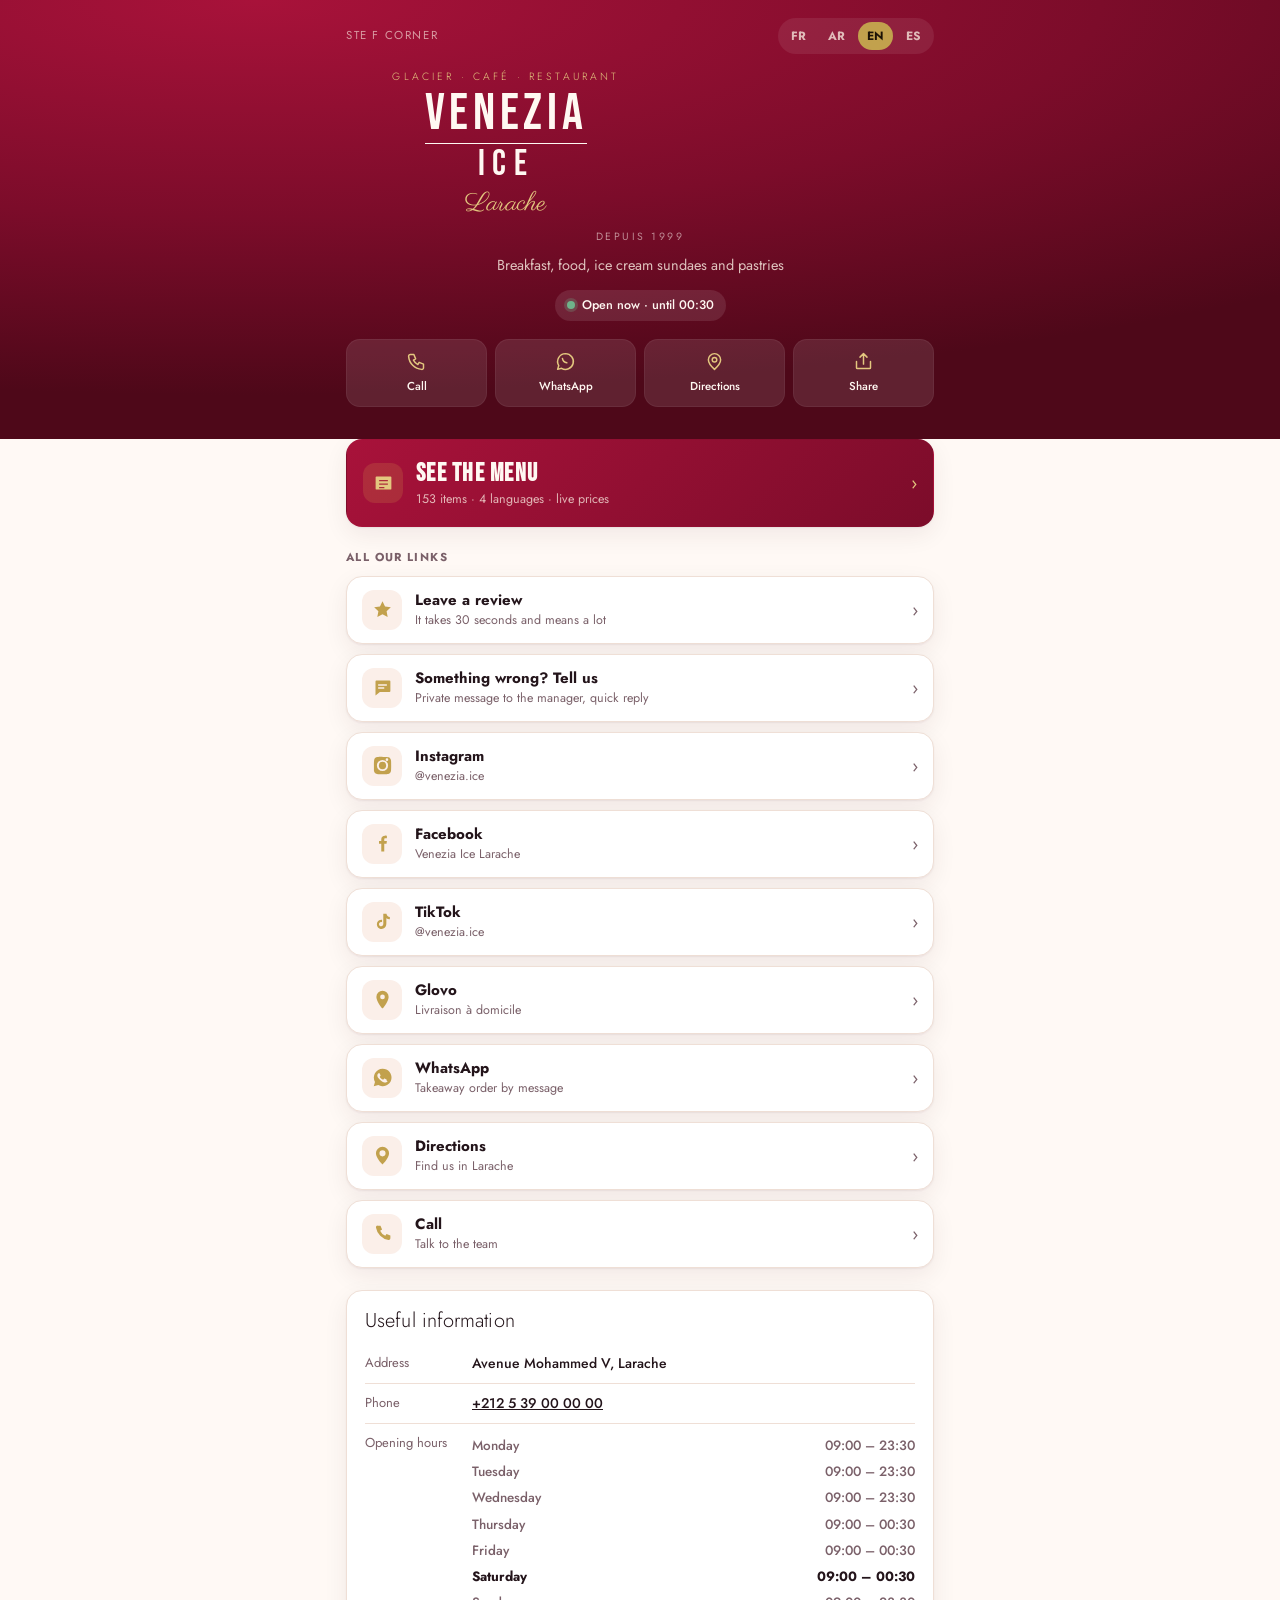
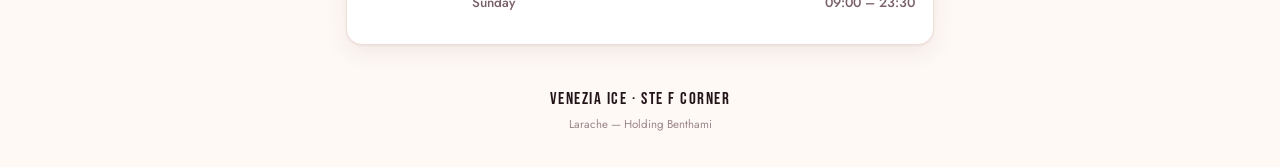
<file: venezia/liens.html>
<!DOCTYPE html>
<html lang="fr" dir="ltr">
<head>
<meta charset="UTF-8">
<meta name="viewport" content="width=device-width, initial-scale=1, viewport-fit=cover">
<meta name="theme-color" content="#A8123A">
<title>Venezia Ice — Menu, réseaux et contact · Larache</title>
<meta name="description" content="Tous les liens de Venezia Ice, Larache : menu digital, Instagram, Facebook, TikTok, avis Google, commande WhatsApp et itinéraire.">
<meta property="og:title" content="Venezia Ice — Larache">
<meta property="og:description" content="Menu digital, réseaux sociaux, commande et itinéraire.">
<link rel="manifest" href="manifest.webmanifest">
<link rel="apple-touch-icon" href="assets/icon-192.png">
<link rel="icon" type="image/png" href="assets/icon-192.png">
<link rel="preconnect" href="https://fonts.googleapis.com">
<link rel="preconnect" href="https://fonts.gstatic.com" crossorigin>
<link href="https://fonts.googleapis.com/css2?family=Bebas+Neue&family=Jost:wght@300;400;500;700&family=Parisienne&family=Tajawal:wght@400;500;700&display=swap" rel="stylesheet">
<link rel="stylesheet" href="assets/venezia.css">
<style>
  .hero.centre .topbar{margin-bottom:18px}
  .marque.xl{margin-inline:auto;max-width:min(320px,80vw)}
  .hero-ville{font-size:10.5px;letter-spacing:.24em;text-transform:uppercase;
    color:rgba(255,248,242,.55);margin:12px 0 0}
  main{padding:20px 0 40px}
</style>
</head>
<body>

<header class="hero centre">
  <div class="wrap">
    <div class="topbar">
      <span style="font-size:11.5px;letter-spacing:.14em;text-transform:uppercase;color:rgba(255,246,233,.6)">Ste F Corner</span>
      <nav class="langs" id="langs" aria-label="Langue"></nav>
    </div>

    <h1 class="marque xl" style="margin:6px 0 0">
      <span class="sur">Glacier · Café · Restaurant</span>
      <span class="nom">Venezia</span><span class="filet"></span><span class="ice">Ice</span>
      <span class="sous">Larache</span>
    </h1>
    <p class="hero-ville">Depuis 1999</p>
    <p class="hero-sub" id="tagline" style="margin-top:10px"></p>
    <div class="statut" id="statut"></div>
    <div class="actions" id="actions"></div>
  </div>
</header>

<main class="wrap">
  <div id="principal"></div>
  <div class="titre-section" id="titreLiens"></div>
  <div id="liens"></div>

  <section class="bloc" style="margin-top:22px">
    <h2 id="infosTitre"></h2>
    <div class="info-row"><div class="k" id="kAdresse"></div><div class="v" id="vAdresse"></div></div>
    <div class="info-row"><div class="k" id="kTel"></div><div class="v"><a id="vTel" href="#"></a></div></div>
    <div class="info-row"><div class="k" id="kHoraires"></div><div class="v"><ul class="horaires" id="vHoraires"></ul></div></div>
  </section>
</main>

<footer>
  <div class="f-brand">Venezia Ice · Ste F Corner</div>
  <div class="maj">Larache — Holding Benthami</div>
</footer>

<script src="assets/venezia.js"></script>
<script src="assets/menu.js"></script>
<script>
(function(){
  'use strict';
  const $ = V.$, esc = V.esc;

  function rendre(){
    const T = V.t();

    V.langs($('langs'));
    V.statut($('statut'));
    V.actions($('actions'));
    V.horaires($('vHoraires'));

    $('tagline').textContent   = T.tagline;
    $('titreLiens').textContent= T.tousLiens;
    $('infosTitre').textContent= T.infos;
    $('kAdresse').textContent  = T.adresse;
    $('vAdresse').textContent  = CONFIG.adresse;
    $('kTel').textContent      = T.tel;
    $('vTel').textContent      = CONFIG.telephone;
    $('vTel').href             = 'tel:' + CONFIG.telephone.replace(/\s/g,'');
    $('kHoraires').textContent = T.horaires;

    // Le menu d'abord : c'est ce que 9 clients sur 10 viennent chercher.
    $('principal').innerHTML = V.boutonLien({
      href:'index.html', icone:'menu', titre:T.voirMenu,
      sous:T.voirMenuSous.replace('{n}', V.nbProduits()), majeur:true});

    const liens = [
      {href:CONFIG.avisGoogle, icone:'etoile',  titre:T.avisTitre,  sous:T.avisSous,  cible:true},
      {href:'avis.html',       icone:'message', titre:T.souciTitre, sous:T.souciSous}
    ];
    CONFIG.reseaux.forEach(r => liens.push({
      href:r.url, icone:r.id, titre:r.nom, sous:r.handle, cible:true}));
    liens.push({href:V.waLink(), icone:'whatsappPlein', titre:'WhatsApp', sous:T.commandeSous, cible:true});
    liens.push({href:CONFIG.maps, icone:'maps', titre:T.itineraire, sous:T.itineraireSous, cible:true});
    liens.push({href:'tel:' + CONFIG.telephone.replace(/\s/g,''), icone:'telephone',
                titre:T.appeler, sous:T.appelerSous});

    $('liens').innerHTML = liens.map(V.boutonLien).join('');
  }

  V.surChangement(rendre);
  V.appliquer();
  V.retourHaut();
  setInterval(() => V.statut($('statut')), 60000);

  if ('serviceWorker' in navigator)
    window.addEventListener('load', () => navigator.serviceWorker.register('sw.js').catch(()=>{}));
})();
</script>
</body>
</html>
</file>
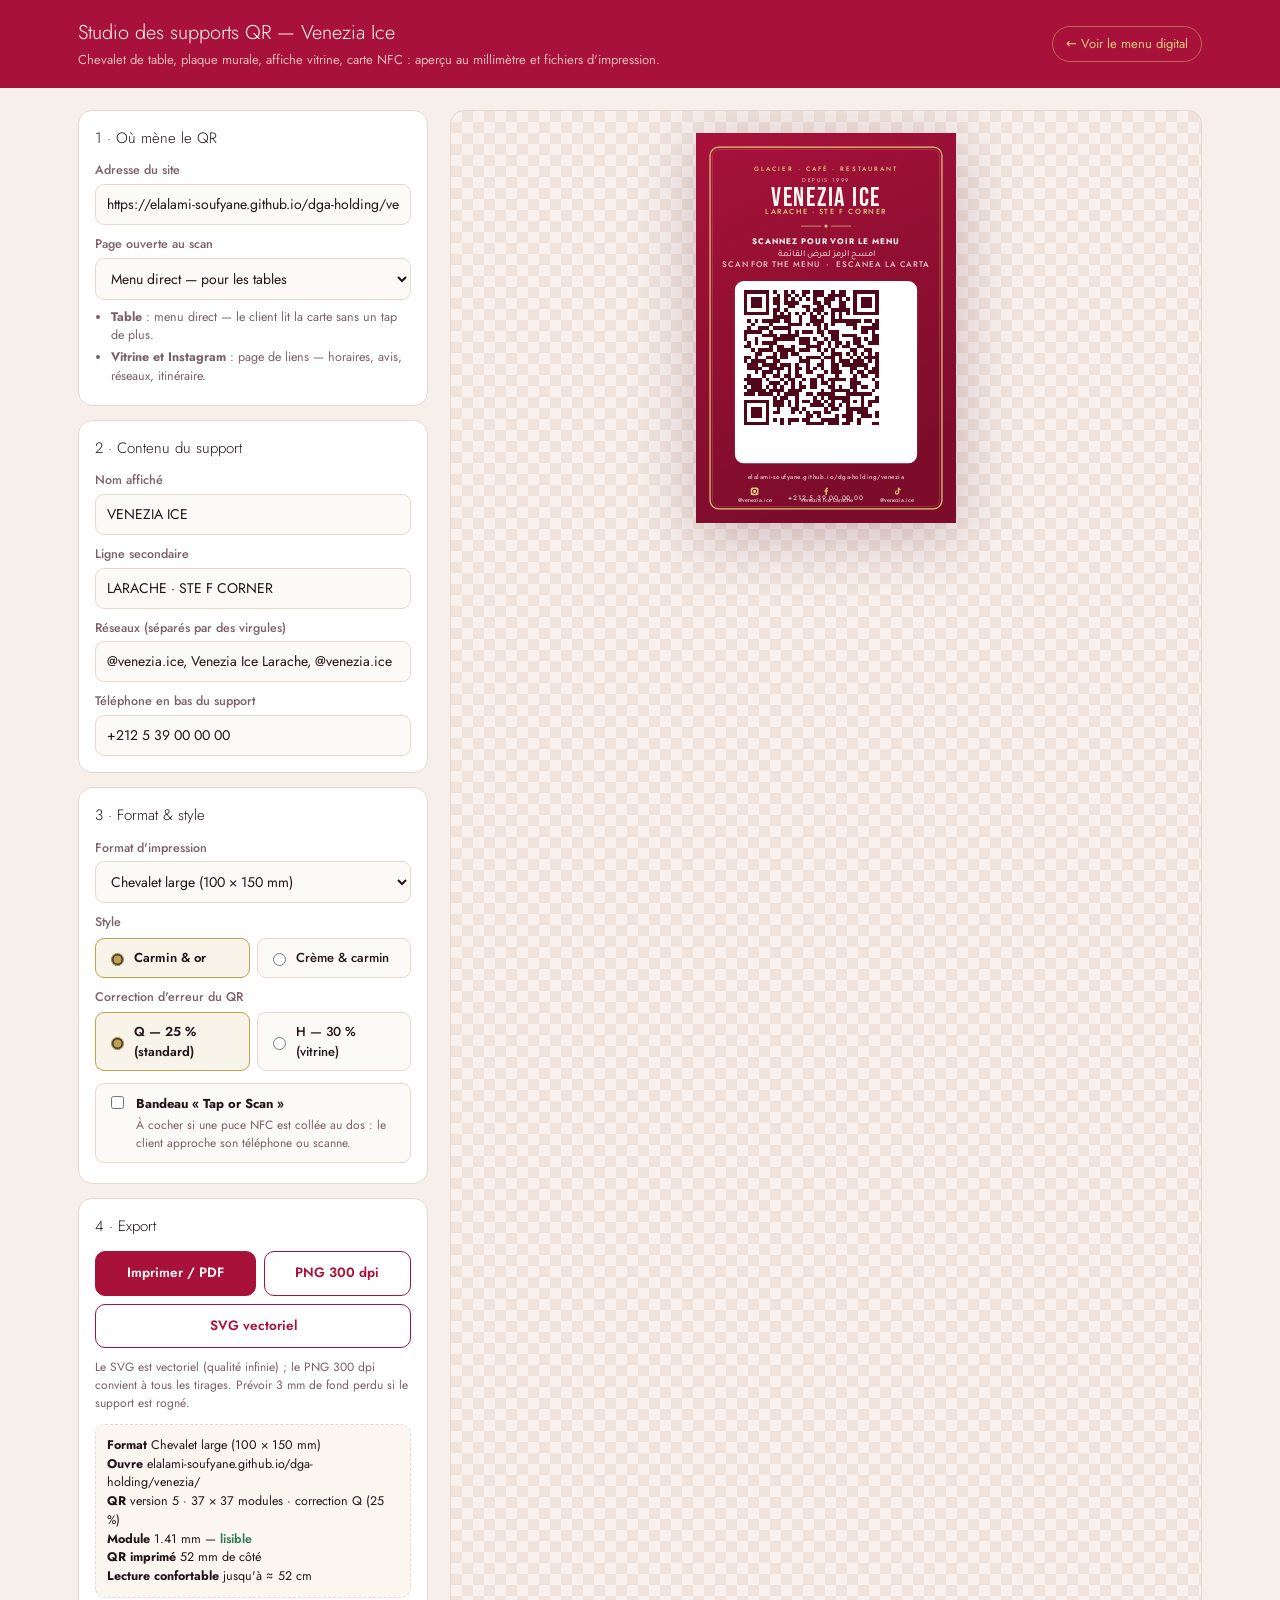
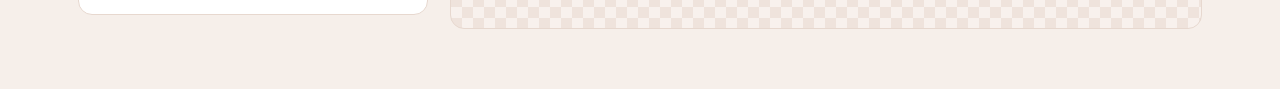
<file: venezia/plaque.html>
<!DOCTYPE html>
<html lang="fr">
<head>
<meta charset="UTF-8">
<meta name="viewport" content="width=device-width, initial-scale=1">
<meta name="theme-color" content="#A8123A">
<title>Venezia Ice — Studio plaque QR</title>
<meta name="description" content="Générateur des supports QR Venezia Ice : chevalet de table, plaque murale, affiche vitrine et carte NFC. Aperçu au millimètre, export SVG et PNG 300 dpi.">
<link href="https://fonts.googleapis.com/css2?family=Bebas+Neue&family=Jost:wght@300;400;500;700&family=Parisienne&family=Tajawal:wght@500;700&display=swap" rel="stylesheet">
<style>
:root{
  --vin:#A8123A;--vin-2:#7C0C2A;--or:#C2A14D;--or-clair:#E3C77F;--creme:#FFF8F2;
  --bg:#F6EFEA;--surface:#FFFFFF;--texte:#23141A;--texte-2:#7A6069;--bord:#E7D8CF;--rayon:14px;
}
*{box-sizing:border-box}
body{margin:0;background:var(--bg);color:var(--texte);font-family:'Jost',system-ui,sans-serif;font-size:15px;line-height:1.5}
h1,h2{font-family:'Jost',system-ui,sans-serif;font-weight:300;margin:0}
.app{display:grid;grid-template-columns:minmax(0,350px) minmax(0,1fr);gap:22px;max-width:1160px;margin:0 auto;padding:22px 18px 60px}
@media (max-width:860px){.app{grid-template-columns:1fr;padding:16px}}
header.top{background:var(--vin);color:var(--creme);padding:18px 0}
header.top .in{max-width:1160px;margin:0 auto;padding:0 18px;display:flex;align-items:center;justify-content:space-between;gap:16px;flex-wrap:wrap}
header.top h1{font-size:20px}
header.top p{margin:2px 0 0;font-size:13px;color:rgba(255,246,233,.72)}
.lien-menu{font-size:13px;color:var(--or-clair);text-decoration:none;border:1px solid rgba(227,199,127,.45);padding:7px 13px;border-radius:999px}

.panneau{background:var(--surface);border:1px solid var(--bord);border-radius:var(--rayon);padding:16px;margin-bottom:14px}
.panneau h2{font-size:15px;margin-bottom:12px}
label{display:block;font-size:12.5px;color:var(--texte-2);margin:10px 0 4px;font-weight:500}
input[type=text],input[type=url],select{
  width:100%;padding:9px 11px;border:1px solid var(--bord);border-radius:9px;
  background:#FCFAF6;color:var(--texte);font:inherit;font-size:14px}
input:focus,select:focus{outline:2px solid var(--or);outline-offset:1px}
.radios{display:grid;grid-template-columns:1fr 1fr;gap:7px;margin-top:6px}
.radios label{display:flex;align-items:center;gap:7px;margin:0;padding:9px 10px;border:1px solid var(--bord);
  border-radius:9px;cursor:pointer;font-size:13px;color:var(--texte);background:#FCFAF6}
.radios label:has(input:checked){border-color:var(--or);background:rgba(194,161,77,.12);font-weight:600}
.radios input{accent-color:var(--or)}
.bascule{display:flex;align-items:flex-start;gap:9px;margin-top:12px;padding:10px 11px;border:1px solid var(--bord);
  border-radius:9px;background:#FCFAF6;cursor:pointer;font-size:13px;color:var(--texte)}
.bascule:has(input:checked){border-color:var(--or);background:rgba(194,161,77,.12)}
.bascule input{accent-color:var(--or);margin-top:2px}
.bascule small{display:block;color:var(--texte-2);font-size:12px;font-weight:400;margin-top:2px}
.boutons{display:flex;flex-wrap:wrap;gap:8px;margin-top:14px}
button.act{flex:1 1 auto;padding:11px 14px;border-radius:10px;border:1px solid var(--vin);background:var(--vin);
  color:var(--creme);font:inherit;font-weight:600;font-size:13.5px;cursor:pointer}
button.act.sec{background:transparent;color:var(--vin)}
button.act:active{transform:translateY(1px)}
.note{font-size:12px;color:var(--texte-2);margin:10px 0 0}
.diag{font-size:12.5px;background:#FBF7F0;border:1px dashed var(--bord);border-radius:10px;padding:11px;margin-top:12px}
.diag b{color:var(--texte)}
.diag .ko{color:#B3283E;font-weight:600}
.diag .ok{color:#2F7A55;font-weight:600}
.usage{font-size:12.5px;color:var(--texte-2);margin:8px 0 0;padding-left:16px}
.usage li{margin-bottom:3px}

.scene{background:repeating-conic-gradient(#EFE3DC 0% 25%,#F8F1ED 0% 50%) 0 0/22px 22px;
  border:1px solid var(--bord);border-radius:var(--rayon);padding:22px;display:flex;justify-content:center;align-items:flex-start;overflow:auto}
#apercu{filter:drop-shadow(0 12px 30px rgba(80,20,40,.25));max-width:100%;height:auto}

@media print{
  header.top,.panneau,.note,.app>div:first-child{display:none!important}
  body{background:#fff}
  .app{display:block;padding:0;margin:0}
  .scene{display:block;border:none;background:none;padding:0;overflow:visible}
  #apercu{filter:none;width:100%;height:auto}
}
</style>
</head>
<body>

<header class="top">
  <div class="in">
    <div>
      <h1>Studio des supports QR — Venezia Ice</h1>
      <p>Chevalet de table, plaque murale, affiche vitrine, carte NFC : aperçu au millimètre et fichiers d'impression.</p>
    </div>
    <a class="lien-menu" href="index.html">← Voir le menu digital</a>
  </div>
</header>

<div class="app">
  <div>
    <section class="panneau">
      <h2>1 · Où mène le QR</h2>
      <label for="site">Adresse du site</label>
      <input type="url" id="site" value="https://elalami-soufyane.github.io/dga-holding/venezia/" spellcheck="false">
      <label for="destination">Page ouverte au scan</label>
      <select id="destination">
        <option value="">Menu direct — pour les tables</option>
        <option value="liens.html">Page de liens — vitrine, bio Instagram</option>
        <option value="__perso">Adresse personnalisée</option>
      </select>
      <div id="blocPerso" hidden>
        <label for="perso">Adresse complète</label>
        <input type="url" id="perso" value="" spellcheck="false" placeholder="https://…">
      </div>
      <ul class="usage">
        <li><b>Table</b> : menu direct — le client lit la carte sans un tap de plus.</li>
        <li><b>Vitrine et Instagram</b> : page de liens — horaires, avis, réseaux, itinéraire.</li>
      </ul>
    </section>

    <section class="panneau">
      <h2>2 · Contenu du support</h2>
      <label for="nom">Nom affiché</label>
      <input type="text" id="nom" value="VENEZIA ICE">
      <label for="sous">Ligne secondaire</label>
      <input type="text" id="sous" value="LARACHE · STE F CORNER">
      <label for="reseaux">Réseaux (séparés par des virgules)</label>
      <input type="text" id="reseaux" value="@venezia.ice, Venezia Ice Larache, @venezia.ice">
      <label for="tel">Téléphone en bas du support</label>
      <input type="text" id="tel" value="+212 5 39 00 00 00">
    </section>

    <section class="panneau">
      <h2>3 · Format & style</h2>
      <label for="format">Format d'impression</label>
      <select id="format">
        <option value="carte">Chevalet de table (60 × 100 mm)</option>
        <option value="chevalet" selected>Chevalet large (100 × 150 mm)</option>
        <option value="a5">Plaque murale — A5 (148 × 210 mm)</option>
        <option value="vitrine">Affiche vitrine (200 × 280 mm)</option>
        <option value="a6">Sticker / flyer — A6 (105 × 148 mm)</option>
      </select>
      <label>Style</label>
      <div class="radios">
        <label><input type="radio" name="style" value="sombre" checked> Carmin &amp; or</label>
        <label><input type="radio" name="style" value="clair"> Crème &amp; carmin</label>
      </div>
      <label>Correction d'erreur du QR</label>
      <div class="radios">
        <label><input type="radio" name="ecl" value="Q" checked> Q — 25 % (standard)</label>
        <label><input type="radio" name="ecl" value="H"> H — 30 % (vitrine)</label>
      </div>
      <label class="bascule">
        <input type="checkbox" id="nfc">
        <span><b>Bandeau « Tap or Scan »</b>
          <small>À cocher si une puce NFC est collée au dos : le client approche son téléphone ou scanne.</small></span>
      </label>
    </section>

    <section class="panneau">
      <h2>4 · Export</h2>
      <div class="boutons">
        <button class="act" id="bImprimer" type="button">Imprimer / PDF</button>
        <button class="act sec" id="bPng" type="button">PNG 300 dpi</button>
        <button class="act sec" id="bSvg" type="button">SVG vectoriel</button>
      </div>
      <p class="note">Le SVG est vectoriel (qualité infinie) ; le PNG 300 dpi convient à tous les tirages. Prévoir 3 mm de fond perdu si le support est rogné.</p>
      <div class="diag" id="diag"></div>
    </section>
  </div>

  <div class="scene"><div id="apercu"></div></div>
</div>

<script src="assets/qr.js"></script>
<script>
/* ═══════════════════════════════════════════════════════════════════════════
   STUDIO DES SUPPORTS QR
   Le support est décrit une seule fois sous forme de primitives (rectangles,
   textes, chemins, QR) puis rendu :
     • en SVG    → aperçu écran, impression et export vectoriel
     • en Canvas → export PNG 300 dpi avec les polices réellement chargées
   Toutes les coordonnées sont en millimètres : ce qui est à l'écran est
   exactement ce qui sort de l'imprimante.
   ═══════════════════════════════════════════════════════════════════════════ */
(function(){
  'use strict';
  const $ = id => document.getElementById(id);

  const FORMATS = {
    carte:    {w:60,  h:100, nom:'Chevalet de table (60 × 100 mm)'},
    chevalet: {w:100, h:150, nom:'Chevalet large (100 × 150 mm)'},
    a5:       {w:148, h:210, nom:'Plaque A5 (148 × 210 mm)'},
    vitrine:  {w:200, h:280, nom:'Affiche vitrine (200 × 280 mm)'},
    a6:       {w:105, h:148, nom:'A6 (105 × 148 mm)'}
  };

  const STYLES = {
    sombre:{fond:'#7C0C2A', fond2:'#A8123A', texte:'#FFF8F2', accent:'#E3C77F',
            accentDoux:'#E3C77F', carte:'#FFFFFF', qr:'#4E0819', secondaire:'rgba(255,248,242,.78)',
            bandeTexte:'#3A0512'},
    clair: {fond:'#FFF8F2', fond2:'#FBEFE9', texte:'#A8123A', accent:'#B08A33',
            accentDoux:'#8A6412', carte:'#FFFFFF', qr:'#7C0C2A', secondaire:'rgba(35,20,26,.72)',
            bandeTexte:'#FFF8F2'}
  };

  const ICONES = {
    instagram:'M12 2.2c3.2 0 3.6 0 4.9.1 1.2.1 1.8.2 2.2.4.6.2 1 .5 1.4.9s.7.8.9 1.4c.2.4.4 1 .4 2.2.1 1.3.1 1.7.1 4.9s0 3.6-.1 4.9c-.1 1.2-.2 1.8-.4 2.2-.2.6-.5 1-.9 1.4s-.8.7-1.4.9c-.4.2-1 .4-2.2.4-1.3.1-1.7.1-4.9.1s-3.6 0-4.9-.1c-1.2-.1-1.8-.2-2.2-.4a3.9 3.9 0 0 1-1.4-.9 3.9 3.9 0 0 1-.9-1.4c-.2-.4-.4-1-.4-2.2C2.2 15.6 2.2 15.2 2.2 12s0-3.6.1-4.9c.1-1.2.2-1.8.4-2.2.2-.6.5-1 .9-1.4s.8-.7 1.4-.9c.4-.2 1-.4 2.2-.4 1.3-.1 1.7-.1 4.8-.1zm0 3.4a6.4 6.4 0 1 0 0 12.8 6.4 6.4 0 0 0 0-12.8zm0 2.2a4.2 4.2 0 1 1 0 8.4 4.2 4.2 0 0 1 0-8.4zm6.6-2.5a1.5 1.5 0 1 1-3 0 1.5 1.5 0 0 1 3 0z',
    facebook:'M14 9V7.3c0-.8.2-1.3 1.4-1.3H17V3.1A20 20 0 0 0 14.8 3C12.3 3 10.6 4.5 10.6 7v2H8v3.3h2.6V21H14v-8.7h2.6l.4-3.3z',
    tiktok:'M16.5 3c.4 2.2 1.7 3.6 3.9 3.8v2.6c-1.4.1-2.7-.3-4-1v5.9c0 5-4.1 7.4-8 5.6-2.4-1.1-3.4-4.2-2.5-6.8.8-2.2 3-3.5 5.6-3.2v2.9c-.4-.1-.8-.2-1.2-.2-1.3.1-2.3 1.1-2.3 2.4 0 1.4 1.2 2.5 2.6 2.4 1.4-.1 2.3-1.2 2.3-2.7V3h3.6z',
    maps:'M12 2a7.5 7.5 0 0 0-7.5 7.5c0 5.3 6.6 11.9 6.9 12.2.3.3.9.3 1.2 0 .3-.3 6.9-6.9 6.9-12.2A7.5 7.5 0 0 0 12 2zm0 4a3.5 3.5 0 1 1 0 7 3.5 3.5 0 0 1 0-7z',
    glovo:'M12 2a7 7 0 0 0-7 7c0 4.5 5.4 11.6 6.3 12.7.4.5 1 .5 1.4 0C13.6 20.6 19 13.5 19 9a7 7 0 0 0-7-7zm0 4.3a2.7 2.7 0 1 1 0 5.4 2.7 2.7 0 0 1 0-5.4z',
    // « Tap » : un téléphone et les ondes NFC · « Scan » : un téléphone qui vise
    tap:'M7 2.6h7a1.6 1.6 0 0 1 1.6 1.6v15.6A1.6 1.6 0 0 1 14 21.4H7a1.6 1.6 0 0 1-1.6-1.6V4.2A1.6 1.6 0 0 1 7 2.6zm0 1.8v15.2h7V4.4zm10.6 3a6 6 0 0 1 0 9.2l-1.1-1.4a4.2 4.2 0 0 0 0-6.4zm2.2-2.6a9.4 9.4 0 0 1 0 14.4l-1.1-1.4a7.6 7.6 0 0 0 0-11.6z',
    scan:'M3 3h5.4v1.9H4.9v3.5H3zm12.6 0H21v5.4h-1.9V4.9h-3.5zM3 15.6h1.9v3.5h3.5V21H3zm18.9 0V21h-5.4v-1.9h3.5v-3.5zM7.6 7.6h8.8v8.8H7.6zm1.8 1.8v5.2h5.2V9.4z'
  };

  const APPELS = [
    {txt:'SCANNEZ POUR VOIR LE MENU', fam:"'Jost', sans-serif"},
    {txt:'امسح الرمز لعرض القائمة',    fam:"'Tajawal', sans-serif", rtl:true},
    {txt:'SCAN FOR THE MENU  ·  ESCANEA LA CARTA', fam:"'Jost', sans-serif"}
  ];

  const esc = s => String(s).replace(/[&<>"']/g, c =>
    ({'&':'&amp;','<':'&lt;','>':'&gt;','"':'&quot;',"'":'&#39;'}[c]));

  /** Réduit les textes qui dépasseraient du cadre (mesure réelle, polices chargées). */
  const mesureur = document.createElement('canvas').getContext('2d');
  function ajusterTextes(prims, maxLargeur){
    prims.forEach(o => {
      if (o.type !== 'text') return;
      let taille = o.size;
      for (let k = 0; k < 16; k++){
        mesureur.font = `${o.weight||400} ${taille}px ${o.fam}`;
        if ('letterSpacing' in mesureur) mesureur.letterSpacing = (o.spacing || 0) + 'px';
        if (mesureur.measureText(o.txt).width <= maxLargeur) break;
        taille *= 0.94;
      }
      o.size = taille;
    });
  }

  /**
   * Construit le support. Toute la composition est mise à l'échelle par `s`,
   * pour qu'un chevalet de 60 mm et une affiche de 280 mm restent équilibrés.
   */
  function plaque(opt){
    const F = FORMATS[opt.format], c = STYLES[opt.style];
    const W = F.w, H = F.h, p = [];
    // L'échelle typographique est plafonnée : sur un grand format, c'est le QR
    // qui doit grandir, pas les titres — une affiche vitrine se scanne de loin.
    const s = Math.max(0.40, Math.min(1.12, Math.min(H/210, W/148)));
    const mini = H < 120;                        // chevalet de table : composition resserrée
    const marge = Math.max(3.4, 8*s);
    const px = (base, plancher) => Math.max(plancher, base*s);

    p.push({type:'degrade', x:0, y:0, w:W, h:H, de:c.fond2, vers:c.fond});
    p.push({type:'rect', x:marge, y:marge, w:W-2*marge, h:H-2*marge, r:5*s, fill:'none', stroke:c.accent, sw:Math.max(.35,.7*s)});
    p.push({type:'rect', x:marge+1.4*s, y:marge+1.4*s, w:W-2*marge-2.8*s, h:H-2*marge-2.8*s,
            r:4*s, fill:'none', stroke:c.accent, sw:Math.max(.14,.22*s), opacity:.55});

    let y = marge + px(13, 7);

    // Bandeau d'identité, repris de la couverture de la carte
    p.push({type:'text', x:W/2, y:y, txt:'GLACIER · CAFÉ · RESTAURANT', size:px(3.6, 2.3), weight:500,
            fam:"'Jost', sans-serif", fill:c.accent, anchor:'middle', spacing:px(1.1, .4)});
    y += px(6, 3.6);
    p.push({type:'text', x:W/2, y:y, txt:'DEPUIS 1999', size:px(3.1, 2.1), weight:400,
            fam:"'Jost', sans-serif", fill:c.secondaire, anchor:'middle', spacing:px(.9, .35)});
    y += px(9.5, 5.6);

    p.push({type:'text', x:W/2, y:y, txt:opt.nom, size:px(15, 6.4), weight:400,
            fam:"'Bebas Neue', Impact, sans-serif", fill:c.texte, anchor:'middle', spacing:px(1, .4)});
    y += px(8.5, 5);
    p.push({type:'text', x:W/2, y:y, txt:opt.sous, size:px(4.2, 2.2), weight:500,
            fam:"'Jost', sans-serif", fill:c.accent, anchor:'middle', spacing:px(.9,.35)});
    y += px(8, 4.8);

    if (!mini){                                   // filet décoratif
      p.push({type:'path', d:`M${(W/2-14*s).toFixed(2)} ${y.toFixed(2)}L${(W/2-3*s).toFixed(2)} ${y.toFixed(2)}`,
              stroke:c.accent, sw:.4*s, fill:'none', cap:'round'});
      p.push({type:'circle', cx:W/2, cy:y, r:.9*s, fill:c.accent});
      p.push({type:'path', d:`M${(W/2+3*s).toFixed(2)} ${y.toFixed(2)}L${(W/2+14*s).toFixed(2)} ${y.toFixed(2)}`,
              stroke:c.accent, sw:.4*s, fill:'none', cap:'round'});
      y += px(9, 4.5);
    }

    // Appels à l'action : les deux premières langues toujours, la troisième si la place le permet
    const appels = mini ? APPELS.slice(0,2) : APPELS;
    appels.forEach((a,i) => {
      p.push({type:'text', x:W/2, y:y, txt:a.txt, size:i===1 ? px(5.2,3.1) : px(4.6,2.8),
              weight:i===0?700:500, fam:a.fam, fill:i===0?c.texte:c.secondaire,
              anchor:'middle', spacing:a.rtl?0:px(.55,.2), rtl:a.rtl});
      y += px(6.6, 4);
    });
    y += px(2.5, 1.2);

    // Ce qui vient après le QR — on réserve la place avant de dimensionner la carte
    const reseaux = opt.reseaux.split(',').map(x => x.trim()).filter(Boolean);
    const montrerUrl     = H >= 130;
    const montrerReseaux = H >= 130 && reseaux.length > 0;
    const montrerTel     = !!opt.tel;
    const bas = (montrerUrl ? px(8,5) : px(3,2))
              + (montrerReseaux ? px(11,7) : 0)
              + (montrerTel ? px(7,4.5) : 0);

    // Carte blanche : QR + éventuel bandeau « Tap or Scan »
    const bande = opt.nfc ? px(9, 6) : 0;
    const dispoH = H - y - marge - bas;
    const dispoL = W - 2*marge - px(14, 5);
    const carte = Math.min(dispoL, dispoH - bande);
    const cx = (W - carte)/2;
    p.push({type:'rect', x:cx, y:y, w:carte, h:carte + bande, r:5*s, fill:c.carte});

    const qr = QR.encode(opt.url, {ecl:opt.ecl});
    const quiet = 4, total = qr.size + 2*quiet;
    const zone = carte - px(10, 4);
    const module = zone / total;
    const ox = cx + (carte - zone)/2, oy = y + (carte - zone)/2;
    p.push({type:'qr', qr:qr, x:ox, y:oy, module:module, quiet:quiet, fill:c.qr});

    if (opt.nfc){
      const by = y + carte, bh = bande;
      p.push({type:'rect', x:cx, y:by - bh*0.15, w:carte, h:bh*1.1, r:2*s, fill:c.accent});
      const ic = bh*0.62, cy2 = by + bh*0.42;
      p.push({type:'icone', nom:'tap',  x:cx + carte*0.24, y:cy2, taille:ic, fill:c.bandeTexte});
      p.push({type:'text', x:cx + carte*0.24 + ic*0.75, y:cy2, txt:'TAP', size:px(3.2,2.3), weight:700,
              fam:"'Jost', sans-serif", fill:c.bandeTexte, anchor:'start', spacing:px(.3,.12)});
      p.push({type:'text', x:cx + carte*0.5, y:cy2, txt:'|', size:px(3.4,2.4), weight:400,
              fam:"'Jost', sans-serif", fill:c.bandeTexte, anchor:'middle', opacity:.5});
      p.push({type:'icone', nom:'scan', x:cx + carte*0.66, y:cy2, taille:ic, fill:c.bandeTexte});
      p.push({type:'text', x:cx + carte*0.66 + ic*0.75, y:cy2, txt:'SCAN', size:px(3.2,2.3), weight:700,
              fam:"'Jost', sans-serif", fill:c.bandeTexte, anchor:'start', spacing:px(.3,.12)});
    }
    y += carte + bande + (montrerUrl ? px(8,5) : px(3,2));

    // Adresse en clair : secours si le client ne peut pas scanner
    if (montrerUrl){
      const lisible = opt.url.replace(/^https?:\/\//,'').replace(/\/$/,'');
      p.push({type:'text', x:W/2, y:y, txt:lisible, size:px(3.4,2.4), weight:500,
              fam:"'Jost', sans-serif", fill:c.secondaire, anchor:'middle', spacing:.2});
      y += px(8, 5);
    }

    if (montrerReseaux){
      const ordre = ['instagram','facebook','tiktok','maps','glovo'];
      const largeur = W - 2*marge - px(10,4);
      const pas = largeur / reseaux.length;
      const x0 = marge + px(5,2) + pas/2;
      reseaux.forEach((r,i) => {
        p.push({type:'icone', nom:ordre[i] || 'maps', x:x0 + i*pas, y:y, taille:px(5.4,3.6), fill:c.accent});
        p.push({type:'text', x:x0 + i*pas, y:y + px(5.2,3.4), txt:r, size:px(3.1,2.2), weight:500,
                fam:"'Jost', sans-serif", fill:c.secondaire, anchor:'middle'});
      });
      y += px(11, 7);
    }

    if (montrerTel)
      p.push({type:'text', x:W/2, y:H - marge - px(6,3.2), txt:opt.tel, size:px(3.7,2.5), weight:500,
              fam:"'Jost', sans-serif", fill:c.secondaire, anchor:'middle', spacing:.3});

    ajusterTextes(p, W - 2*marge - px(7, 3));

    return {w:W, h:H, prims:p, qr:qr, module:module, formatNom:F.nom,
            degrade:{de:c.fond2, vers:c.fond}};
  }

  /* ─── Rendu SVG ─── */
  function versSVG(pl){
    const t = [];
    pl.prims.forEach(o => {
      if (o.type === 'degrade')
        t.push(`<rect x="${o.x}" y="${o.y}" width="${o.w}" height="${o.h}" fill="url(#fondVenezia)"/>`);
      else if (o.type === 'icone')
        t.push(`<g transform="translate(${(o.x - o.taille/2).toFixed(2)} ${(o.y - o.taille/2).toFixed(2)})
                 scale(${(o.taille/24).toFixed(4)})"><path d="${ICONES[o.nom] || ICONES.maps}" fill="${o.fill}"/></g>`);
      else if (o.type === 'rect')
        t.push(`<rect x="${o.x}" y="${o.y}" width="${o.w}" height="${o.h}" rx="${o.r||0}"
                 fill="${o.fill}" ${o.stroke?`stroke="${o.stroke}" stroke-width="${o.sw}"`:''}
                 ${o.opacity!==undefined?`opacity="${o.opacity}"`:''}/>`);
      else if (o.type === 'circle')
        t.push(`<circle cx="${o.cx}" cy="${o.cy}" r="${o.r}" fill="${o.fill}"/>`);
      else if (o.type === 'path')
        t.push(`<path d="${o.d}" fill="${o.fill||'none'}" ${o.stroke?`stroke="${o.stroke}" stroke-width="${o.sw}"`:''}
                 stroke-linecap="${o.cap||'butt'}" stroke-linejoin="${o.join||'miter'}"/>`);
      else if (o.type === 'qr')
        t.push(`<g transform="translate(${o.x - o.quiet*o.module} ${o.y - o.quiet*o.module})">
                  <path d="${QR.toPath(o.qr, o.module, o.quiet)}" fill="${o.fill}" shape-rendering="crispEdges"/></g>`);
      else if (o.type === 'text')
        t.push(`<text x="${o.x}" y="${o.y}" font-family="${o.fam}" font-size="${o.size}"
                 font-weight="${o.weight||400}" fill="${o.fill}" text-anchor="${o.anchor||'start'}"
                 ${o.spacing?`letter-spacing="${o.spacing}"`:''} ${o.rtl?'direction="rtl"':''}
                 ${o.opacity!==undefined?`opacity="${o.opacity}"`:''}
                 dominant-baseline="middle" xml:space="preserve">${esc(o.txt)}</text>`);
    });
    const g = pl.degrade;
    return `<svg xmlns="http://www.w3.org/2000/svg" width="${pl.w}mm" height="${pl.h}mm"
      viewBox="0 0 ${pl.w} ${pl.h}" role="img" aria-label="Support QR Venezia Ice"><defs>
      <linearGradient id="fondVenezia" x1="0" y1="0" x2="0.35" y2="1">
        <stop offset="0" stop-color="${g.de}"/><stop offset="1" stop-color="${g.vers}"/>
      </linearGradient></defs>${t.join('')}</svg>`;
  }

  /* ─── Rendu Canvas (export PNG haute définition) ─── */
  function versCanvas(pl, dpi){
    const pxParMm = dpi / 25.4;
    const cv = document.createElement('canvas');
    cv.width  = Math.round(pl.w * pxParMm);
    cv.height = Math.round(pl.h * pxParMm);
    const g = cv.getContext('2d');
    g.scale(pxParMm, pxParMm);
    g.textBaseline = 'middle';

    pl.prims.forEach(o => {
      if (o.type === 'degrade'){
        const lg = g.createLinearGradient(0, 0, pl.w*0.35, pl.h);
        lg.addColorStop(0, o.de); lg.addColorStop(1, o.vers);
        g.fillStyle = lg; g.fillRect(o.x, o.y, o.w, o.h);
      } else if (o.type === 'icone'){
        g.save(); g.translate(o.x - o.taille/2, o.y - o.taille/2); g.scale(o.taille/24, o.taille/24);
        g.fillStyle = o.fill; g.fill(new Path2D(ICONES[o.nom] || ICONES.maps)); g.restore();
      } else if (o.type === 'rect'){
        g.globalAlpha = o.opacity !== undefined ? o.opacity : 1;
        g.beginPath();
        if (g.roundRect) g.roundRect(o.x,o.y,o.w,o.h,o.r||0); else g.rect(o.x,o.y,o.w,o.h);
        if (o.fill && o.fill !== 'none'){ g.fillStyle = o.fill; g.fill(); }
        if (o.stroke){ g.strokeStyle = o.stroke; g.lineWidth = o.sw; g.stroke(); }
        g.globalAlpha = 1;
      } else if (o.type === 'circle'){
        g.beginPath(); g.arc(o.cx,o.cy,o.r,0,Math.PI*2); g.fillStyle = o.fill; g.fill();
      } else if (o.type === 'path'){
        const p2 = new Path2D(o.d);
        if (o.fill && o.fill !== 'none'){ g.fillStyle = o.fill; g.fill(p2); }
        if (o.stroke){ g.strokeStyle = o.stroke; g.lineWidth = o.sw;
          g.lineCap = o.cap || 'butt'; g.lineJoin = o.join || 'miter'; g.stroke(p2); }
      } else if (o.type === 'qr'){
        g.fillStyle = o.fill;
        for (let r = 0; r < o.qr.size; r++)
          for (let cc = 0; cc < o.qr.size; cc++)
            if (o.qr.modules[r][cc])
              g.fillRect(o.x + cc*o.module, o.y + r*o.module, o.module + 0.01, o.module + 0.01);
      } else if (o.type === 'text'){
        g.globalAlpha = o.opacity !== undefined ? o.opacity : 1;
        g.font = `${o.weight||400} ${o.size}px ${o.fam}`;
        g.fillStyle = o.fill;
        g.textAlign = o.anchor === 'middle' ? 'center' : 'left';
        if ('letterSpacing' in g) g.letterSpacing = (o.spacing || 0) + 'px';
        g.direction = o.rtl ? 'rtl' : 'ltr';
        g.fillText(o.txt, o.x, o.y);
        if ('letterSpacing' in g) g.letterSpacing = '0px';
        g.globalAlpha = 1;
      }
    });
    return cv;
  }

  /* ─── Diagnostic imprimeur ─── */
  function diagnostic(pl, opt){
    const modMm = pl.module;
    const largeurQR = pl.qr.size * modMm;
    // Règle de lecture : distance ≈ 10 × la largeur du QR.
    const distanceCm = largeurQR;
    const distance = distanceCm >= 100
      ? (distanceCm/100).toFixed(1).replace('.',',') + ' m'
      : Math.round(distanceCm) + ' cm';
    const okModule = modMm >= 0.4;
    return `
      <b>Format</b> ${pl.formatNom}<br>
      <b>Ouvre</b> ${esc(opt.url.replace(/^https?:\/\//,''))}<br>
      <b>QR</b> version ${pl.qr.version} · ${pl.qr.size} × ${pl.qr.size} modules ·
      correction ${opt.ecl} (${opt.ecl === 'H' ? '30' : '25'} %)<br>
      <b>Module</b> ${modMm.toFixed(2)} mm —
      <span class="${okModule ? 'ok' : 'ko'}">${okModule ? 'lisible' : 'trop petit, agrandir le format'}</span><br>
      <b>QR imprimé</b> ${largeurQR.toFixed(0)} mm de côté<br>
      <b>Lecture confortable</b> jusqu'à ≈ ${distance}`;
  }

  /* ─── Cycle de rendu ─── */
  let courant = null;
  function adresse(){
    const dest = $('destination').value;
    if (dest === '__perso') return $('perso').value.trim() || $('site').value.trim();
    const base = $('site').value.trim().replace(/\/?$/, '/');
    return base + dest;
  }

  function rendre(){
    $('blocPerso').hidden = $('destination').value !== '__perso';
    const opt = {
      url:     adresse() || 'https://elalami-soufyane.github.io/dga-holding/venezia/',
      nom:     $('nom').value.trim(),
      sous:    $('sous').value.trim(),
      reseaux: $('reseaux').value,
      tel:     $('tel').value.trim(),
      format:  $('format').value,
      style:   document.querySelector('input[name=style]:checked').value,
      ecl:     document.querySelector('input[name=ecl]:checked').value,
      nfc:     $('nfc').checked
    };
    try {
      courant = plaque(opt);
      $('apercu').innerHTML = versSVG(courant);
      const svg = $('apercu').querySelector('svg');
      svg.removeAttribute('width'); svg.removeAttribute('height');
      svg.style.width = Math.min(courant.w * 2.6, 400) + 'px';
      svg.style.height = 'auto';
      $('diag').innerHTML = diagnostic(courant, opt);
      courant.opt = opt;
    } catch (e) {
      $('diag').innerHTML = '<span class="ko">' + esc(e.message) + '</span>';
    }
  }

  function telecharger(nom, blob){
    const a = document.createElement('a');
    a.href = URL.createObjectURL(blob);
    a.download = nom;
    document.body.appendChild(a); a.click(); a.remove();
    setTimeout(() => URL.revokeObjectURL(a.href), 4000);
  }

  $('bSvg').addEventListener('click', () => {
    if (!courant) return;
    telecharger(`venezia-${courant.opt.format}.svg`, new Blob([versSVG(courant)], {type:'image/svg+xml'}));
  });

  $('bPng').addEventListener('click', () => {
    if (!courant) return;
    versCanvas(courant, 300).toBlob(b => telecharger(`venezia-${courant.opt.format}-300dpi.png`, b), 'image/png');
  });

  $('bImprimer').addEventListener('click', () => {
    const st = document.getElementById('pageSize') || document.createElement('style');
    st.id = 'pageSize';
    st.textContent = `@page{size:${courant.w}mm ${courant.h}mm;margin:0}`;
    document.head.appendChild(st);
    window.print();
  });

  ['site','perso','nom','sous','reseaux','tel'].forEach(id => $(id).addEventListener('input', rendre));
  ['destination','format'].forEach(id => $(id).addEventListener('change', rendre));
  document.querySelectorAll('input[name=style],input[name=ecl],#nfc')
          .forEach(r => r.addEventListener('change', rendre));

  rendre();
  if (document.fonts && document.fonts.ready) document.fonts.ready.then(rendre);

  window.__plaque = () => courant;   // utilisé par les tests automatisés
})();
</script>
</body>
</html>
</file>
<file: venezia/assets/venezia.css>
/* ═══════════════════════════════════════════════════════════════════════════
   VENEZIA ICE — feuille de style commune aux pages du dispositif
   (page de liens · menu · avis). Identité reprise de la carte imprimée :
   carmin, or et crème — « Glacier · Café · Restaurant, depuis 1999 ».
   ═══════════════════════════════════════════════════════════════════════════ */

:root{
  /* ─── Identité Venezia Ice (relevée sur la carte imprimée) ─── */
  --vin:#A8123A;          /* le carmin du logo */
  --vin-2:#7C0C2A;        /* bordeaux profond */
  --vin-3:#4E0819;        /* fond des dégradés */
  --or:#C2A14D;           /* l'or des frises de couverture */
  --or-clair:#E3C77F;
  --creme:#FFF8F2;
  --fraise:#E4576B;
  --pistache:#6FB38A;

  /* ─── Surfaces (thème clair) ─── */
  --bg:#FFF9F5;
  --surface:#FFFFFF;
  --surface-2:#FBEFE9;
  --texte:#23141A;
  --texte-2:#7A6069;
  --bord:#EFDFD6;
  --ombre:0 1px 2px rgba(60,20,32,.06), 0 8px 24px rgba(60,20,32,.07);
  --rayon:16px;
  --max:620px;
}
@media (prefers-color-scheme:dark){
  :root:not([data-theme="light"]){
    --bg:#190A11; --surface:#231118; --surface-2:#2E1720;
    --texte:#F7E9E4; --texte-2:#C3A9AF; --bord:#3A1F29;
    --ombre:0 1px 2px rgba(0,0,0,.45), 0 8px 24px rgba(0,0,0,.4);
  }
}
:root[data-theme="dark"]{
  --bg:#190A11; --surface:#231118; --surface-2:#2E1720;
  --texte:#F7E9E4; --texte-2:#C3A9AF; --bord:#3A1F29;
  --ombre:0 1px 2px rgba(0,0,0,.45), 0 8px 24px rgba(0,0,0,.4);
}

*{box-sizing:border-box;-webkit-tap-highlight-color:transparent}
html{scroll-behavior:smooth}
@media (prefers-reduced-motion:reduce){html{scroll-behavior:auto}*{animation:none!important;transition:none!important}}
body{
  margin:0;background:var(--bg);color:var(--texte);
  font-family:'Jost',system-ui,-apple-system,'Segoe UI',sans-serif;
  font-size:16px;line-height:1.5;-webkit-font-smoothing:antialiased;
  padding-bottom:env(safe-area-inset-bottom);
}
html[dir="rtl"] body{font-family:'Tajawal','Jost',system-ui,sans-serif}
.wrap{max-width:var(--max);margin:0 auto;padding:0 16px}
h1,h2,h3{font-family:'Jost',system-ui,sans-serif;font-weight:300;margin:0;line-height:1.15;letter-spacing:.005em}
html[dir="rtl"] h1,html[dir="rtl"] h2,html[dir="rtl"] h3{font-family:'Tajawal',sans-serif;font-weight:500}
button{font:inherit;cursor:pointer;border:none;background:none;color:inherit}
a{color:inherit}
:focus-visible{outline:2px solid var(--or);outline-offset:2px;border-radius:6px}

/* ═══ Bloc-marque « VENEZIA ICE » ═══ */
.marque{display:flex;flex-direction:column;align-items:center;line-height:1;color:var(--creme)}
.marque .sur{font-size:8px;letter-spacing:.24em;text-transform:uppercase;color:var(--or-clair);margin-bottom:5px}
.marque .nom{font-family:'Bebas Neue',Impact,sans-serif;font-size:27px;letter-spacing:.09em;
  border-bottom:1.5px solid currentColor;padding-bottom:3px}
.marque .filet{display:none}   /* le filet est le soulignement du mot « Venezia » */
.marque .ice{font-family:'Bebas Neue',Impact,sans-serif;font-size:19px;letter-spacing:.2em;margin-top:3px}
.marque .sous{font-family:'Parisienne',cursive;font-size:15px;color:var(--or-clair);margin-top:5px}
.marque.petit{align-items:flex-start}
.marque.petit .sur{font-size:7px;letter-spacing:.2em;margin-bottom:4px}
.marque.petit .nom{font-size:22px}
.marque.petit .ice{font-size:15px}
.marque.xl .nom{font-size:52px}
.marque.xl .ice{font-size:36px}
.marque.xl .sur{font-size:10.5px;letter-spacing:.3em}
.marque.xl .sous{font-size:26px;margin-top:8px}
.marque.sombre{color:var(--vin)}
.marque.sombre .sur,.marque.sombre .sous{color:var(--or)}

/* ═══ En-tête / hero ═══ */
.hero{
  position:relative;overflow:hidden;color:var(--creme);
  background:radial-gradient(120% 90% at 20% 0%,var(--vin) 0%,var(--vin-2) 55%,var(--vin-3) 100%);
  padding:calc(18px + env(safe-area-inset-top)) 0 26px;
}
.hero.centre{text-align:center;padding-bottom:30px}
.topbar{display:flex;align-items:center;justify-content:space-between;gap:12px}
.brand{display:flex;align-items:center;gap:10px;min-width:0}
.logo{width:42px;height:42px;flex:0 0 auto}
.brand-name{font-family:'Bebas Neue',Impact,sans-serif;font-size:21px;letter-spacing:.07em;white-space:nowrap}
.brand-sub{font-size:11px;letter-spacing:.14em;text-transform:uppercase;color:var(--or-clair)}
.langs{display:flex;gap:4px;background:rgba(255,255,255,.08);padding:4px;border-radius:999px}
.langs button{padding:5px 9px;border-radius:999px;font-size:12px;font-weight:700;
  color:rgba(255,246,233,.72);transition:background .15s,color .15s}
.langs button[aria-pressed="true"]{background:var(--or);color:#1B1206}
.hero-title{margin:22px 0 6px;font-size:clamp(28px,8vw,40px);color:var(--creme)}
.hero-title em{font-style:normal;color:var(--or-clair)}
.hero-sub{margin:0;color:rgba(255,246,233,.78);font-size:14.5px;max-width:34ch}
.hero.centre .hero-sub{margin-inline:auto}
.statut{display:inline-flex;align-items:center;gap:7px;margin-top:14px;padding:6px 12px;
  border-radius:999px;background:rgba(255,255,255,.1);font-size:12.5px;font-weight:500}
.pastille{width:8px;height:8px;border-radius:50%;background:var(--pistache);
  box-shadow:0 0 0 3px rgba(111,179,138,.25)}
.statut.ferme .pastille{background:var(--fraise);box-shadow:0 0 0 3px rgba(228,87,107,.25)}

/* ═══ Actions rapides (4 colonnes) ═══ */
.actions{display:grid;grid-template-columns:repeat(4,1fr);gap:8px;margin:18px 0 2px}
.action{display:flex;flex-direction:column;align-items:center;gap:6px;padding:11px 4px;
  border-radius:14px;background:rgba(255,255,255,.1);color:var(--creme);
  font-size:11.5px;font-weight:500;text-decoration:none;text-align:center;
  border:1px solid rgba(255,255,255,.06);transition:background .15s,transform .15s}
.action:active{transform:scale(.97)}
.action:hover{background:rgba(255,255,255,.16)}
.action svg{width:21px;height:21px;stroke:var(--or-clair);fill:none;stroke-width:1.7;
  stroke-linecap:round;stroke-linejoin:round}

/* ═══ Grand bouton « lien » (page de liens, bas du menu) ═══ */
.lien{
  display:flex;align-items:center;gap:13px;width:100%;padding:13px 15px;margin-bottom:10px;
  background:var(--surface);border:1px solid var(--bord);border-radius:var(--rayon);
  box-shadow:var(--ombre);text-decoration:none;color:var(--texte);
  transition:transform .12s,border-color .15s;
}
.lien:active{transform:scale(.985)}
.lien:hover{border-color:var(--or)}
.lien .ico{
  flex:0 0 auto;width:40px;height:40px;border-radius:12px;display:grid;place-items:center;
  background:var(--surface-2);
}
.lien .ico svg{width:21px;height:21px;fill:var(--or)}
.lien .txt{flex:1;min-width:0}
.lien .txt{display:flex;flex-direction:column;gap:2px}
.lien .titre{display:block;font-weight:700;font-size:15px;line-height:1.25}
.lien .sous{display:block;font-size:12.5px;color:var(--texte-2);line-height:1.3}
.lien .fleche{flex:0 0 auto;color:var(--texte-2);font-size:18px;line-height:1}
html[dir="rtl"] .lien .fleche{transform:scaleX(-1)}

/* Variante mise en avant (le menu) */
.lien.majeur{
  background:linear-gradient(135deg,var(--vin) 0%,var(--vin-2) 100%);
  border-color:transparent;color:var(--creme);padding:18px 16px;
}
.lien.majeur .ico{background:rgba(216,165,74,.18)}
.lien.majeur .ico svg{fill:var(--or-clair)}
.lien.majeur .titre{font-family:'Bebas Neue',Impact,sans-serif;font-size:25px;letter-spacing:.05em}
html[dir="rtl"] .lien.majeur .titre{font-family:'Tajawal',sans-serif;font-weight:700;font-size:20px}
.lien.majeur .sous{color:rgba(255,246,233,.72)}
.lien.majeur .fleche{color:var(--or-clair)}

/* ═══ Blocs de contenu ═══ */
.bloc{background:var(--surface);border:1px solid var(--bord);border-radius:var(--rayon);
  padding:18px;box-shadow:var(--ombre);margin-bottom:16px}
.bloc h2{font-size:20px;margin-bottom:12px}
.titre-section{font-size:11.5px;letter-spacing:.12em;text-transform:uppercase;
  color:var(--texte-2);font-weight:700;margin:22px 0 10px}
.info-row{display:flex;gap:11px;padding:9px 0;border-top:1px solid var(--bord);font-size:14px}
.info-row:first-of-type{border-top:none}
.info-row .k{flex:0 0 96px;color:var(--texte-2);font-size:13px}
.info-row .v{flex:1;font-weight:500}
.horaires{margin:0;padding:0;list-style:none;font-size:13.5px}
.horaires li{display:flex;justify-content:space-between;padding:3px 0;color:var(--texte-2)}
.horaires li.today{color:var(--texte);font-weight:700}

footer{text-align:center;padding:26px 16px 34px;color:var(--texte-2);font-size:12.5px}
footer .f-brand{font-family:'Bebas Neue',Impact,sans-serif;font-size:17px;letter-spacing:.09em;color:var(--texte);margin-bottom:4px}
.maj{opacity:.75;font-size:11.5px}

/* ═══ Bouton flottant WhatsApp ═══ */
.fab{
  position:fixed;right:16px;bottom:calc(16px + env(safe-area-inset-bottom));z-index:30;
  display:flex;align-items:center;gap:8px;padding:13px 17px;border-radius:999px;
  background:#25D366;color:#06301A;font-weight:700;font-size:14px;text-decoration:none;
  box-shadow:0 8px 22px rgba(0,0,0,.22);
}
html[dir="rtl"] .fab{right:auto;left:16px}
.fab svg{width:20px;height:20px;fill:currentColor}

/* ═══ Retour en haut ═══ */
.haut{
  position:fixed;left:16px;bottom:calc(16px + env(safe-area-inset-bottom));z-index:29;
  width:44px;height:44px;border-radius:50%;background:var(--surface);
  border:1px solid var(--bord);box-shadow:var(--ombre);display:grid;place-items:center;
  opacity:0;pointer-events:none;transition:opacity .2s,transform .2s;transform:translateY(8px);
}
.haut.visible{opacity:1;pointer-events:auto;transform:none}
.haut svg{width:20px;height:20px;stroke:var(--texte);fill:none;stroke-width:2;stroke-linecap:round;stroke-linejoin:round}
html[dir="rtl"] .haut{left:auto;right:16px}

/* ═══ Boutons pleins ═══ */
.btn{
  display:flex;align-items:center;justify-content:center;gap:9px;width:100%;
  padding:14px 18px;border-radius:13px;font-weight:700;font-size:15px;
  text-decoration:none;text-align:center;transition:transform .12s,filter .15s;
}
.btn:active{transform:scale(.985)}
.btn-or{background:var(--or);color:#2A1D05}
.btn-or:hover{filter:brightness(1.05)}
.btn-vin{background:var(--vin);color:var(--creme)}
.btn-vert{background:#25D366;color:#06301A}
.btn-ligne{background:transparent;border:1px solid var(--bord);color:var(--texte)}
.btn svg{width:19px;height:19px;fill:currentColor;flex:0 0 auto}

@media print{
  .hero{background:none;color:#000;padding:0}
  .fab,.haut,.actions,.langs{display:none}
}
</file>
